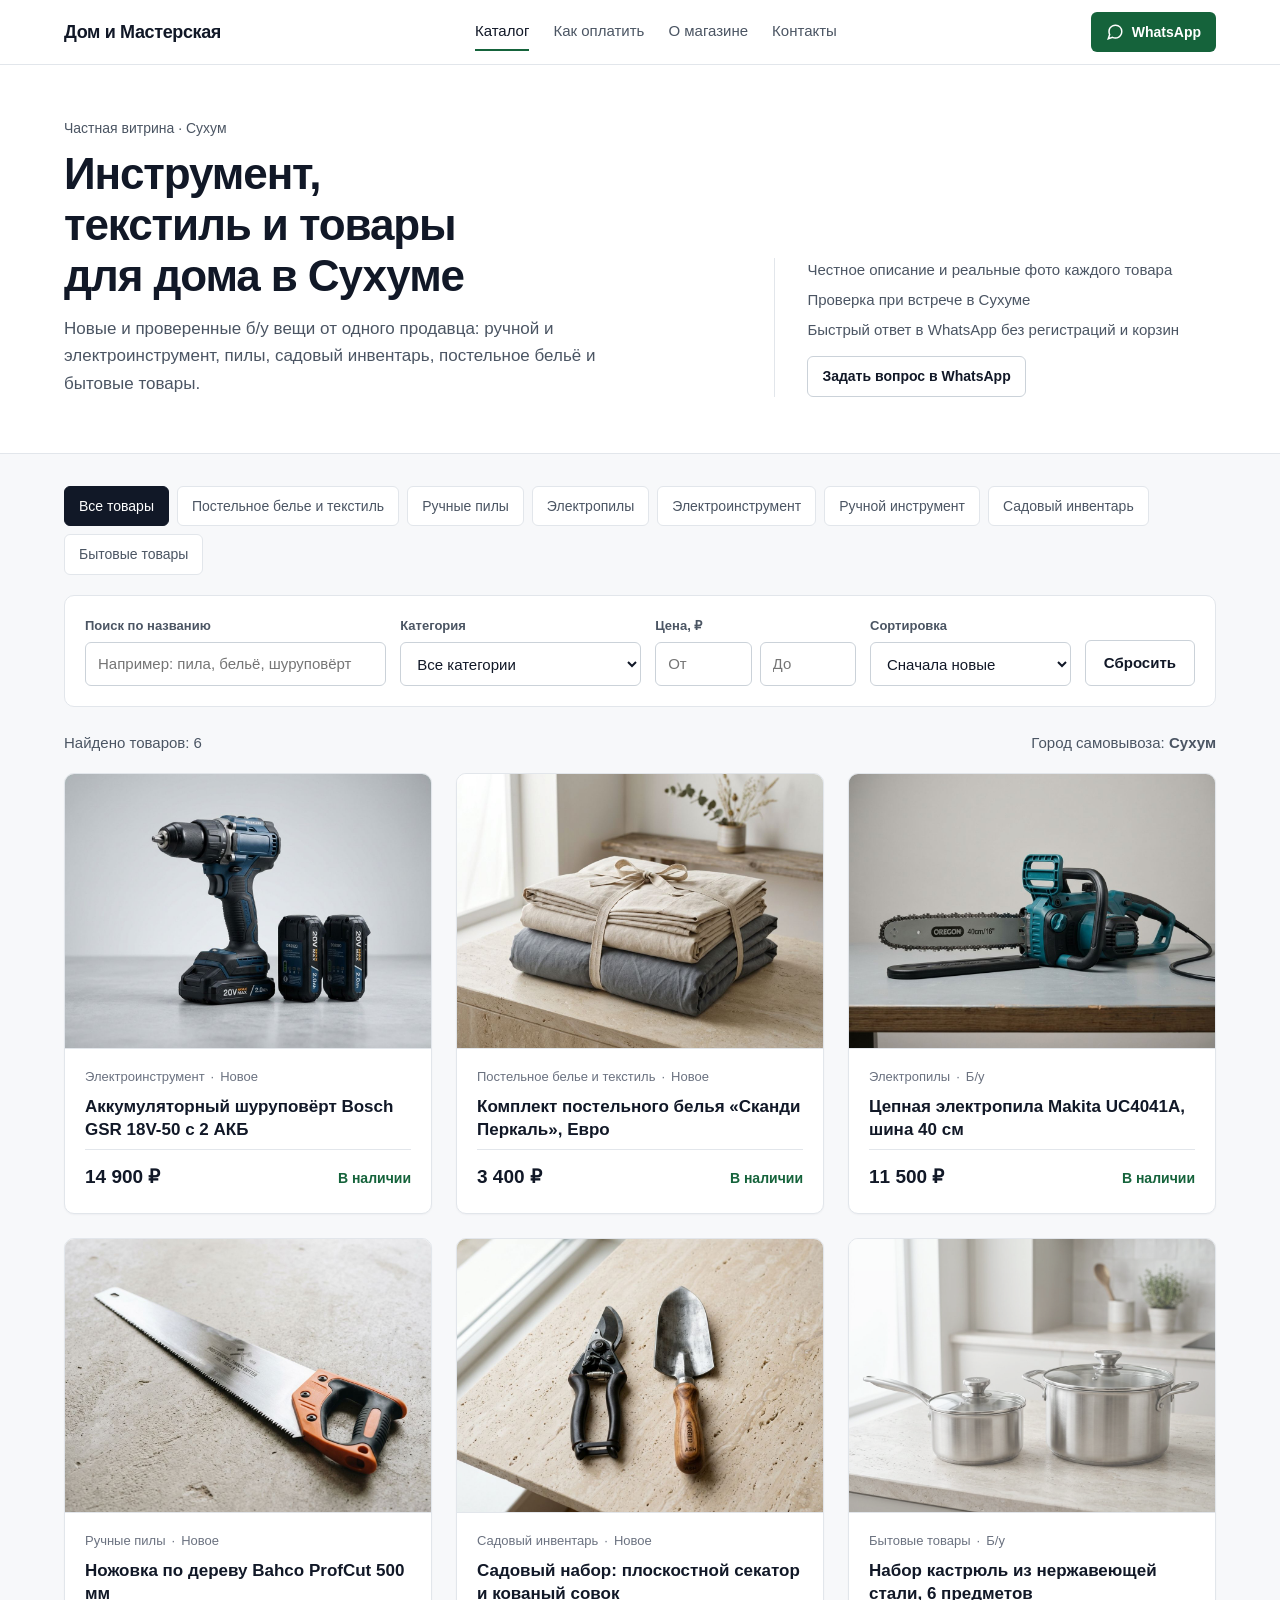
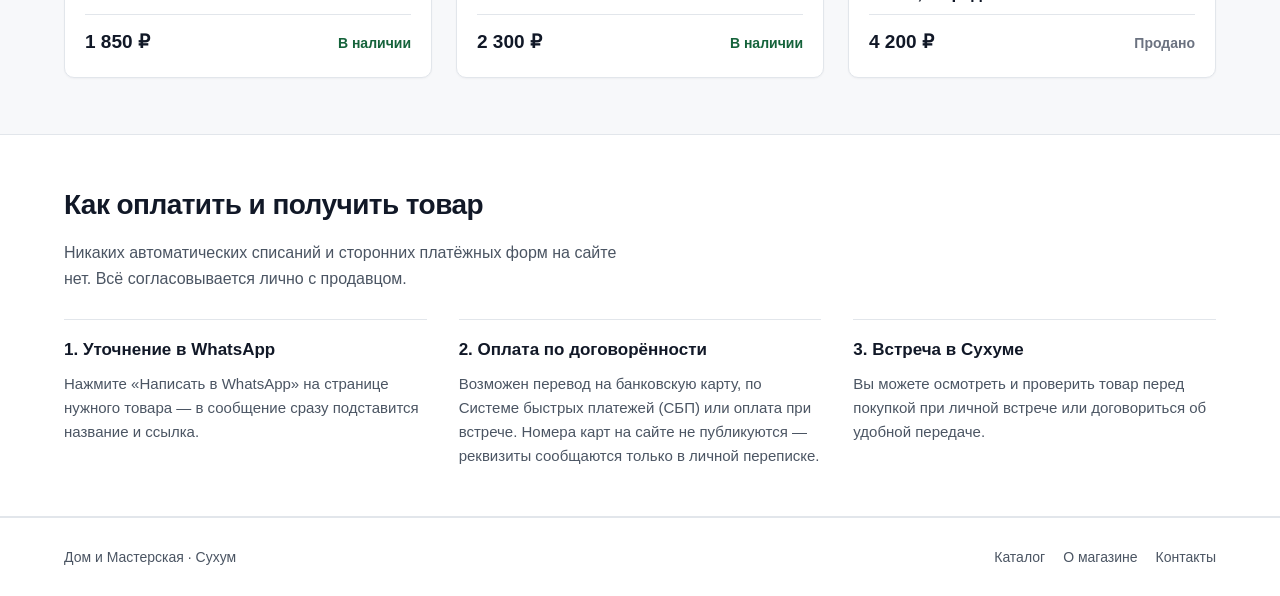
<file: index.html>
<!doctype html>
<html lang="ru">
  <head>
    <meta charset="UTF-8" />
    <meta name="viewport" content="width=device-width, initial-scale=1.0" />
    <meta
      http-equiv="Content-Security-Policy"
      content="default-src 'self'; script-src 'self'; style-src 'self'; img-src 'self'; font-src 'self'; connect-src 'self'; object-src 'none'; base-uri 'self'; form-action 'none';"
    />
    <meta name="referrer" content="strict-origin-when-cross-origin" />
        <title>
      Дом и Мастерская — каталог инструмента, текстиля и товаров для дома в
      Сухуме
    </title>
    <meta
      name="description"
      content="Частный каталог товаров в Сухуме: постельное бельё, ручные и электропилы, электроинструмент, садовый инвентарь и бытовые товары. Прямая связь с продавцом в WhatsApp."
    />
    <meta property="og:type" content="website" />
    <meta property="og:locale" content="ru_RU" />
    <meta property="og:site_name" content="Дом и Мастерская" />
    <meta
      property="og:title"
      content="Дом и Мастерская — каталог товаров в Сухуме"
    />
    <meta
      property="og:description"
      content="Постельное бельё, инструмент, пилы, садовый инвентарь и бытовые товары в Сухуме. Новые и проверенные б/у товары от одного продавца."
    />
    <meta name="twitter:card" content="summary" />
    <meta
      name="twitter:title"
      content="Дом и Мастерская — каталог товаров в Сухуме"
    />
    <meta
      name="twitter:description"
      content="Инструмент, текстиль, садовый инвентарь и бытовые товары в Сухуме. Заказ и уточнение деталей напрямую в WhatsApp."
    />
    <link rel="stylesheet" href="css/styles.css" />
    <script type="application/ld+json">
      {
        "@context": "https://schema.org",
        "@type": "Store",
        "name": "Дом и Мастерская",
        "description": "Каталог постельного белья, ручного и электроинструмента, пил, садового инвентаря и бытовых товаров в Сухуме.",
        "address": {
          "@type": "PostalAddress",
          "addressLocality": "Сухум"
        }
      }
    </script>
  </head>
  <body data-base="">
    <header class="site-header">
      <div class="container header-inner">
        <a href="index.html" class="brand-link" data-store-name
          >Дом и Мастерская</a
        >

        <nav class="site-nav" aria-label="Основная навигация">
          <a href="index.html" aria-current="page">Каталог</a>
          <a href="#oplata">Как оплатить</a>
          <a href="about.html">О магазине</a>
          <a href="contacts.html">Контакты</a>
        </nav>

        <div class="header-actions">
          <a
            id="header-wa-btn"
            href="contacts.html#setup"
            class="btn btn-primary btn-sm"
          >
            <svg
              viewBox="0 0 24 24"
              fill="none"
              stroke="currentColor"
              stroke-width="2"
              aria-hidden="true"
            >
              <path
                d="M21 11.5a8.38 8.38 0 0 1-.9 3.8 8.5 8.5 0 0 1-7.6 4.7 8.38 8.38 0 0 1-3.8-.9L3 21l1.9-5.7a8.38 8.38 0 0 1-.9-3.8 8.5 8.5 0 0 1 4.7-7.6 8.38 8.38 0 0 1 3.8-.9h.5a8.48 8.48 0 0 1 8 8v.5z"
              />
            </svg>
            <span class="header-wa-label">WhatsApp</span>
          </a>
          <button
            id="menu-toggle"
            type="button"
            class="menu-toggle"
            aria-expanded="false"
            aria-controls="mobile-drawer"
            aria-label="Открыть меню"
          >
            <svg
              viewBox="0 0 24 24"
              fill="none"
              stroke="currentColor"
              stroke-width="2"
              aria-hidden="true"
            >
              <line x1="3" y1="6" x2="21" y2="6" />
              <line x1="3" y1="12" x2="21" y2="12" />
              <line x1="3" y1="18" x2="21" y2="18" />
            </svg>
          </button>
        </div>
      </div>

      <div id="mobile-drawer" class="mobile-drawer" hidden>
        <div class="container mobile-drawer-links">
          <a href="index.html">Каталог</a>
          <a href="#oplata">Как оплатить</a>
          <a href="about.html">О магазине</a>
          <a href="contacts.html">Контакты</a>
        </div>
      </div>
    </header>

    <main>
      <section class="hero-section">
        <div class="container hero-grid">
          <div>
            <p class="hero-kicker">
              <span>Частная витрина</span>
              <span aria-hidden="true"> · </span>
              <span data-city>Сухум</span>
            </p>
            <h1 class="hero-title">
              Инструмент, текстиль и товары для дома в
              <span data-city-in>Сухуме</span>
            </h1>
            <p class="hero-lead">
              Новые и проверенные б/у вещи от одного продавца: ручной и
              электроинструмент, пилы, садовый инвентарь, постельное бельё и
              бытовые товары.
            </p>
          </div>

          <div class="hero-aside">
            <ul class="hero-facts">
              <li>Честное описание и реальные фото каждого товара</li>
              <li>Проверка при встрече в <span data-city-in>Сухуме</span></li>
              <li>Быстрый ответ в WhatsApp без регистраций и корзин</li>
            </ul>
            <a
              data-wa-general
              href="contacts.html#setup"
              class="btn btn-secondary btn-sm"
            >
              Задать вопрос в WhatsApp
            </a>
          </div>
        </div>
      </section>

      <section class="catalog-section" aria-labelledby="catalog-heading">
        <div class="container">
          <h2 id="catalog-heading" class="sr-only">Каталог товаров</h2>

          <div id="wa-setup-notice" class="notice-inline" hidden></div>

          <div
            id="category-tabs"
            class="category-strip"
            role="group"
            aria-label="Быстрый выбор категории"
          ></div>

          <div
            class="toolbar"
            role="region"
            aria-label="Поиск и фильтры каталога"
          >
            <div class="field">
              <label for="filter-search" class="field-label"
                >Поиск по названию</label
              >
              <input
                id="filter-search"
                type="search"
                class="control"
                placeholder="Например: пила, бельё, шуруповёрт"
                autocomplete="off"
              />
            </div>

            <div class="field">
              <label for="filter-category" class="field-label">Категория</label>
              <select id="filter-category" class="control">
                <option value="all">Все категории</option>
              </select>
            </div>

            <div class="field">
              <span class="field-label">Цена, ₽</span>
              <div class="price-pair">
                <input
                  id="filter-price-min"
                  type="number"
                  min="0"
                  step="100"
                  class="control"
                  placeholder="От"
                  aria-label="Минимальная цена в рублях"
                />
                <input
                  id="filter-price-max"
                  type="number"
                  min="0"
                  step="100"
                  class="control"
                  placeholder="До"
                  aria-label="Максимальная цена в рублях"
                />
              </div>
            </div>

            <div class="field">
              <label for="filter-sort" class="field-label">Сортировка</label>
              <select id="filter-sort" class="control">
                <option value="newest">Сначала новые</option>
                <option value="price-asc">Сначала дешевле</option>
                <option value="price-desc">Сначала дороже</option>
              </select>
            </div>

            <button id="filter-reset" type="button" class="btn btn-secondary">
              Сбросить
            </button>
          </div>

          <div class="catalog-meta-row">
            <span id="catalog-count">Загрузка…</span>
            <span>Город самовывоза: <strong data-city>Сухум</strong></span>
          </div>

          <div id="catalog-status" class="notice-inline" hidden></div>

          <div id="product-grid" class="product-grid" aria-live="polite"></div>

          <div id="catalog-empty" class="empty-state" hidden>
            <h3>По вашему запросу ничего не найдено</h3>
            <p>
              Попробуйте изменить название, ценовой диапазон или выбрать другую
              категорию.
            </p>
            <button id="empty-reset" type="button" class="btn btn-primary">
              Показать все товары
            </button>
          </div>
        </div>
      </section>

      <section id="oplata" class="info-band" aria-labelledby="payment-heading">
        <div class="container">
          <h2 id="payment-heading" class="section-heading">
            Как оплатить и получить товар
          </h2>
          <p class="section-lead">
            Никаких автоматических списаний и сторонних платёжных форм на сайте
            нет. Всё согласовывается лично с продавцом.
          </p>

          <div class="payment-columns">
            <div class="payment-item">
              <h3>1. Уточнение в WhatsApp</h3>
              <p>
                Нажмите «Написать в WhatsApp» на странице нужного товара — в
                сообщение сразу подставится название и ссылка.
              </p>
            </div>
            <div class="payment-item">
              <h3>2. Оплата по договорённости</h3>
              <p>
                Возможен перевод на банковскую карту, по Системе быстрых
                платежей (СБП) или оплата при встрече. Номера карт на сайте не
                публикуются — реквизиты сообщаются только в личной переписке.
              </p>
            </div>
            <div class="payment-item">
              <h3>3. Встреча в <span data-city-in>Сухуме</span></h3>
              <p>
                Вы можете осмотреть и проверить товар перед покупкой при личной
                встрече или договориться об удобной передаче.
              </p>
            </div>
          </div>
        </div>
      </section>
    </main>

    <footer class="site-footer">
      <div class="container footer-inner">
        <div>
          <span data-store-name>Дом и Мастерская</span>
          <span aria-hidden="true"> · </span>
          <span data-city>Сухум</span>
        </div>
        <div class="footer-links">
          <a href="index.html">Каталог</a>
          <a href="about.html">О магазине</a>
          <a href="contacts.html">Контакты</a>
        </div>
      </div>
    </footer>

    <script src="config.js"></script>
    <script src="js/site.js"></script>
    <script src="js/app.js"></script>
  </body>
</html>
</file>
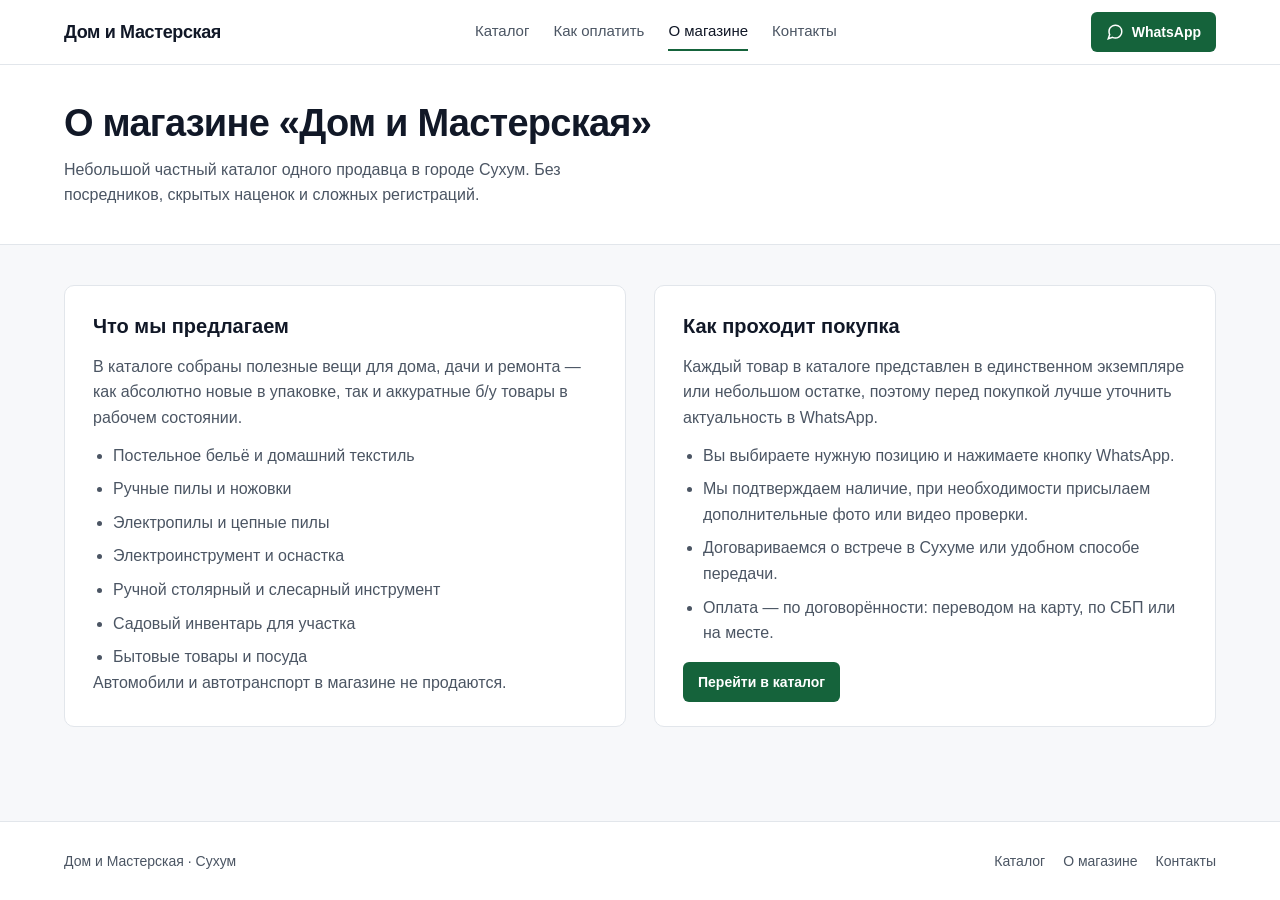
<file: about.html>
<!doctype html>
<html lang="ru">
  <head>
    <meta charset="UTF-8" />
    <meta name="viewport" content="width=device-width, initial-scale=1.0" />
    <meta
      http-equiv="Content-Security-Policy"
      content="default-src 'self'; script-src 'self'; style-src 'self'; img-src 'self'; font-src 'self'; connect-src 'self'; object-src 'none'; base-uri 'self'; form-action 'none';"
    />
    <meta name="referrer" content="strict-origin-when-cross-origin" />
        <title>О магазине — Дом и Мастерская в Сухуме</title>
    <meta
      name="description"
      content="Информация о частном каталоге «Дом и Мастерская» в Сухуме: ассортимент инструмента, пил, текстиля и бытовых товаров, проверка перед покупкой и правила оплаты."
    />
    <meta property="og:type" content="website" />
    <meta property="og:locale" content="ru_RU" />
    <meta property="og:site_name" content="Дом и Мастерская" />
    <meta property="og:title" content="О магазине — Дом и Мастерская в Сухуме" />
    <meta
      property="og:description"
      content="Частный магазин одного владельца в Сухуме. Новые и аккуратные б/у товары для дома, сада и мастерской."
    />
    <meta name="twitter:card" content="summary" />
    <meta
      name="twitter:title"
      content="О магазине — Дом и Мастерская в Сухуме"
    />
    <meta
      name="twitter:description"
      content="Ассортимент, условия осмотра и оплаты в частном каталоге «Дом и Мастерская»."
    />
    <link rel="stylesheet" href="css/styles.css" />
  </head>
  <body data-base="">
    <header class="site-header">
      <div class="container header-inner">
        <a href="index.html" class="brand-link" data-store-name
          >Дом и Мастерская</a
        >

        <nav class="site-nav" aria-label="Основная навигация">
          <a href="index.html">Каталог</a>
          <a href="index.html#oplata">Как оплатить</a>
          <a href="about.html" aria-current="page">О магазине</a>
          <a href="contacts.html">Контакты</a>
        </nav>

        <div class="header-actions">
          <a
            id="header-wa-btn"
            href="contacts.html#setup"
            class="btn btn-primary btn-sm"
          >
            <svg
              viewBox="0 0 24 24"
              fill="none"
              stroke="currentColor"
              stroke-width="2"
              aria-hidden="true"
            >
              <path
                d="M21 11.5a8.38 8.38 0 0 1-.9 3.8 8.5 8.5 0 0 1-7.6 4.7 8.38 8.38 0 0 1-3.8-.9L3 21l1.9-5.7a8.38 8.38 0 0 1-.9-3.8 8.5 8.5 0 0 1 4.7-7.6 8.38 8.38 0 0 1 3.8-.9h.5a8.48 8.48 0 0 1 8 8v.5z"
              />
            </svg>
            <span class="header-wa-label">WhatsApp</span>
          </a>
          <button
            id="menu-toggle"
            type="button"
            class="menu-toggle"
            aria-expanded="false"
            aria-controls="mobile-drawer"
            aria-label="Открыть меню"
          >
            <svg
              viewBox="0 0 24 24"
              fill="none"
              stroke="currentColor"
              stroke-width="2"
              aria-hidden="true"
            >
              <line x1="3" y1="6" x2="21" y2="6" />
              <line x1="3" y1="12" x2="21" y2="12" />
              <line x1="3" y1="18" x2="21" y2="18" />
            </svg>
          </button>
        </div>
      </div>

      <div id="mobile-drawer" class="mobile-drawer" hidden>
        <div class="container mobile-drawer-links">
          <a href="index.html">Каталог</a>
          <a href="index.html#oplata">Как оплатить</a>
          <a href="about.html">О магазине</a>
          <a href="contacts.html">Контакты</a>
        </div>
      </div>
    </header>

    <main>
      <section class="page-hero">
        <div class="container">
          <h1>О магазине «<span data-store-name>Дом и Мастерская</span>»</h1>
          <p>
            Небольшой частный каталог одного продавца в городе
            <span data-city>Сухум</span>. Без посредников, скрытых наценок и
            сложных регистраций.
          </p>
        </div>
      </section>

      <section class="prose-section">
        <div class="container prose-grid">
          <article class="content-block">
            <h2>Что мы предлагаем</h2>
            <p>
              В каталоге собраны полезные вещи для дома, дачи и ремонта — как
              абсолютно новые в упаковке, так и аккуратные б/у товары в рабочем
              состоянии.
            </p>
            <ul class="clean-list">
              <li>Постельное бельё и домашний текстиль</li>
              <li>Ручные пилы и ножовки</li>
              <li>Электропилы и цепные пилы</li>
              <li>Электроинструмент и оснастка</li>
              <li>Ручной столярный и слесарный инструмент</li>
              <li>Садовый инвентарь для участка</li>
              <li>Бытовые товары и посуда</li>
            </ul>
            <p>Автомобили и автотранспорт в магазине не продаются.</p>
          </article>

          <article class="content-block">
            <h2>Как проходит покупка</h2>
            <p>
              Каждый товар в каталоге представлен в единственном экземпляре или
              небольшом остатке, поэтому перед покупкой лучше уточнить
              актуальность в WhatsApp.
            </p>
            <ul class="clean-list">
              <li>Вы выбираете нужную позицию и нажимаете кнопку WhatsApp.</li>
              <li>
                Мы подтверждаем наличие, при необходимости присылаем
                дополнительные фото или видео проверки.
              </li>
              <li>
                Договариваемся о встрече в <span data-city-in>Сухуме</span> или
                удобном способе передачи.
              </li>
              <li>
                Оплата — по договорённости: переводом на карту, по СБП или на
                месте.
              </li>
            </ul>
            <div class="mt-4">
              <a href="index.html" class="btn btn-primary btn-sm"
                >Перейти в каталог</a
              >
            </div>
          </article>
        </div>
      </section>
    </main>

    <footer class="site-footer">
      <div class="container footer-inner">
        <div>
          <span data-store-name>Дом и Мастерская</span>
          <span aria-hidden="true"> · </span>
          <span data-city>Сухум</span>
        </div>
        <div class="footer-links">
          <a href="index.html">Каталог</a>
          <a href="about.html">О магазине</a>
          <a href="contacts.html">Контакты</a>
        </div>
      </div>
    </footer>

    <script src="config.js"></script>
    <script src="js/site.js"></script>
  </body>
</html>
</file>
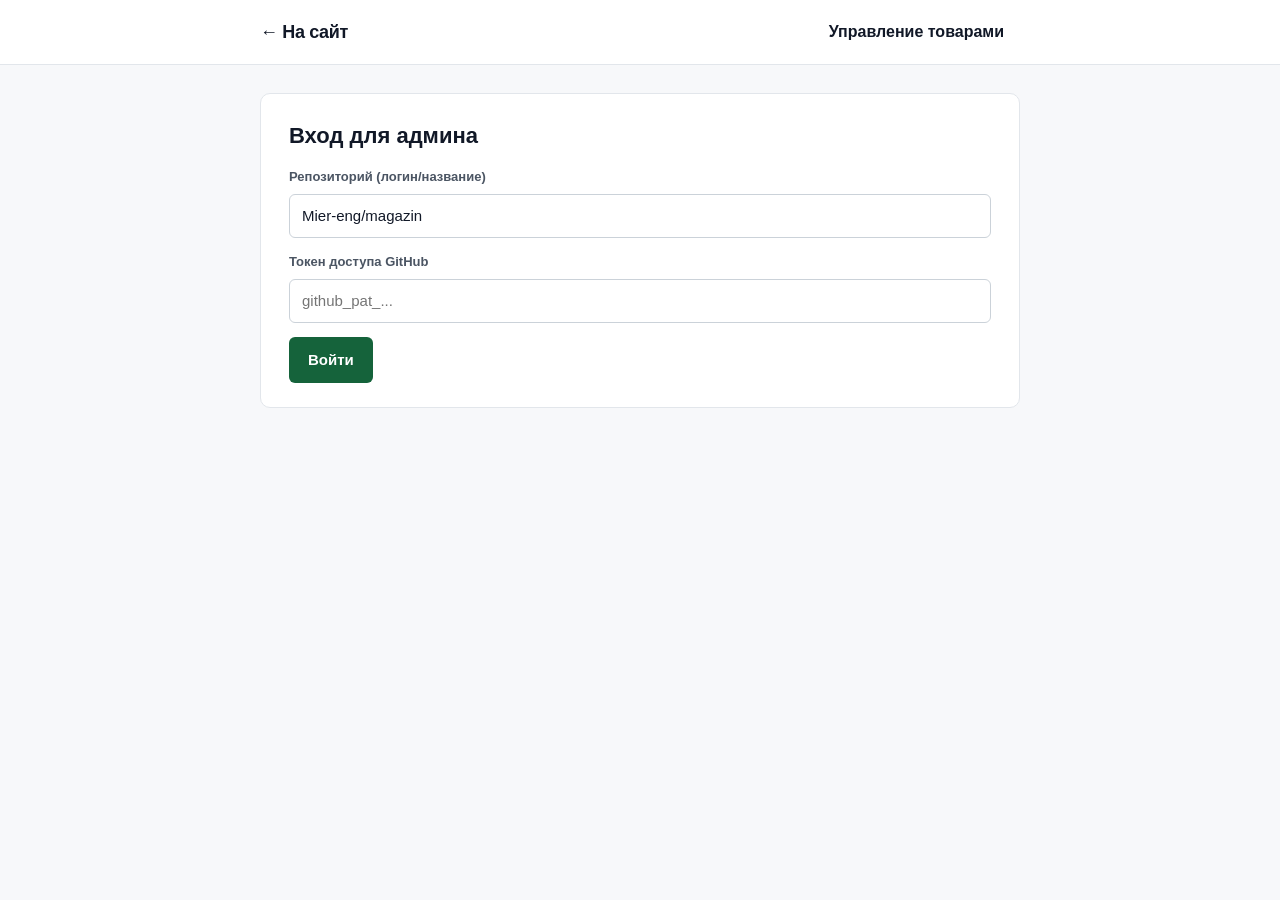
<file: admin.html>
<!doctype html>
<html lang="ru">
  <head>
    <meta charset="UTF-8" />
    <meta name="viewport" content="width=device-width, initial-scale=1.0" />
    <meta
      http-equiv="Content-Security-Policy"
      content="default-src 'self'; script-src 'self'; style-src 'self'; img-src 'self' blob: data:; font-src 'self'; connect-src 'self' https://api.github.com; object-src 'none'; base-uri 'self'; form-action 'none';"
    />
    <meta name="robots" content="noindex, nofollow" />
    <meta name="referrer" content="no-referrer" />
    <title>Управление товарами</title>
    <link rel="stylesheet" href="css/styles.css" />
  </head>
  <body>
    <header class="site-header">
      <div class="container header-inner adm-header">
        <a href="index.html" class="brand-link">← На сайт</a>
        <strong>Управление товарами</strong>
        <div class="header-actions">
          <button id="logout-btn" type="button" class="btn btn-secondary btn-sm" hidden>Выйти</button>
        </div>
      </div>
    </header>

    <main>
      <div class="container adm-wrap">
        <!-- Вход -->
        <section id="login" class="content-block adm-block">
          <h1 class="adm-h">Вход для админа</h1>
          <div class="field">
            <label class="field-label" for="repo-input">Репозиторий (логин/название)</label>
            <input id="repo-input" class="control" type="text" placeholder="например: ivan/magazin" autocomplete="off" />
          </div>
          <div class="field">
            <label class="field-label" for="token-input">Токен доступа GitHub</label>
            <input id="token-input" class="control" type="password" autocomplete="off" placeholder="github_pat_..." />
          </div>
          <div class="adm-row">
            <button id="login-btn" type="button" class="btn btn-primary">Войти</button>
          </div>
        </section>

        <!-- Список товаров -->
        <section id="panel" hidden>
          <div class="adm-toolbar">
            <button id="add-btn" type="button" class="btn btn-primary">+ Добавить товар</button>
            <button id="rebuild-btn" type="button" class="btn btn-secondary">Обновить страницы сайта</button>
            <span id="repo-info" class="adm-muted"></span>
          </div>
          <div id="product-list" class="adm-list"></div>
          <p id="list-empty" class="adm-muted" hidden>Товаров пока нет. Нажмите «Добавить товар».</p>
        </section>

        <!-- Редактор товара -->
        <section id="editor" class="content-block adm-block" hidden>
          <h2 id="editor-title" class="adm-h">Новый товар</h2>
          <div class="field">
            <label class="field-label" for="f-title">Название</label>
            <input id="f-title" class="control" type="text" maxlength="120" />
          </div>
          <div class="adm-grid">
            <div class="field">
              <label class="field-label" for="f-category">Категория</label>
              <select id="f-category" class="control"></select>
            </div>
            <div class="field">
              <label class="field-label" for="f-price">Цена, ₽</label>
              <input id="f-price" class="control" type="number" min="0" step="1" />
            </div>
            <div class="field">
              <label class="field-label" for="f-condition">Состояние</label>
              <select id="f-condition" class="control">
                <option value="новое">Новое</option>
                <option value="б/у">Б/у</option>
              </select>
            </div>
            <div class="field">
              <label class="field-label" for="f-status">Статус</label>
              <select id="f-status" class="control">
                <option value="в наличии">В наличии</option>
                <option value="продано">Продано</option>
              </select>
            </div>
          </div>
          <div class="field">
            <label class="field-label" for="f-desc">Описание</label>
            <textarea id="f-desc" class="control adm-textarea" maxlength="3000"></textarea>
          </div>
          <div class="field">
            <span class="field-label">Фото (до 8 штук, сжимаются автоматически)</span>
            <div id="photo-grid" class="adm-photos"></div>
            <input id="f-files" class="control" type="file" accept="image/*" multiple />
          </div>
          <div class="adm-row">
            <button id="save-btn" type="button" class="btn btn-primary">Сохранить и опубликовать</button>
            <button id="cancel-btn" type="button" class="btn btn-secondary">Отмена</button>
          </div>
        </section>
        <div id="log" class="notice-inline adm-log" role="status" aria-live="polite" hidden></div>
      </div>
    </main>

    <script src="config.js"></script>
    <script src="js/pagegen.js"></script>
    <script src="js/admin.js"></script>
  </body>
</html>
</file>
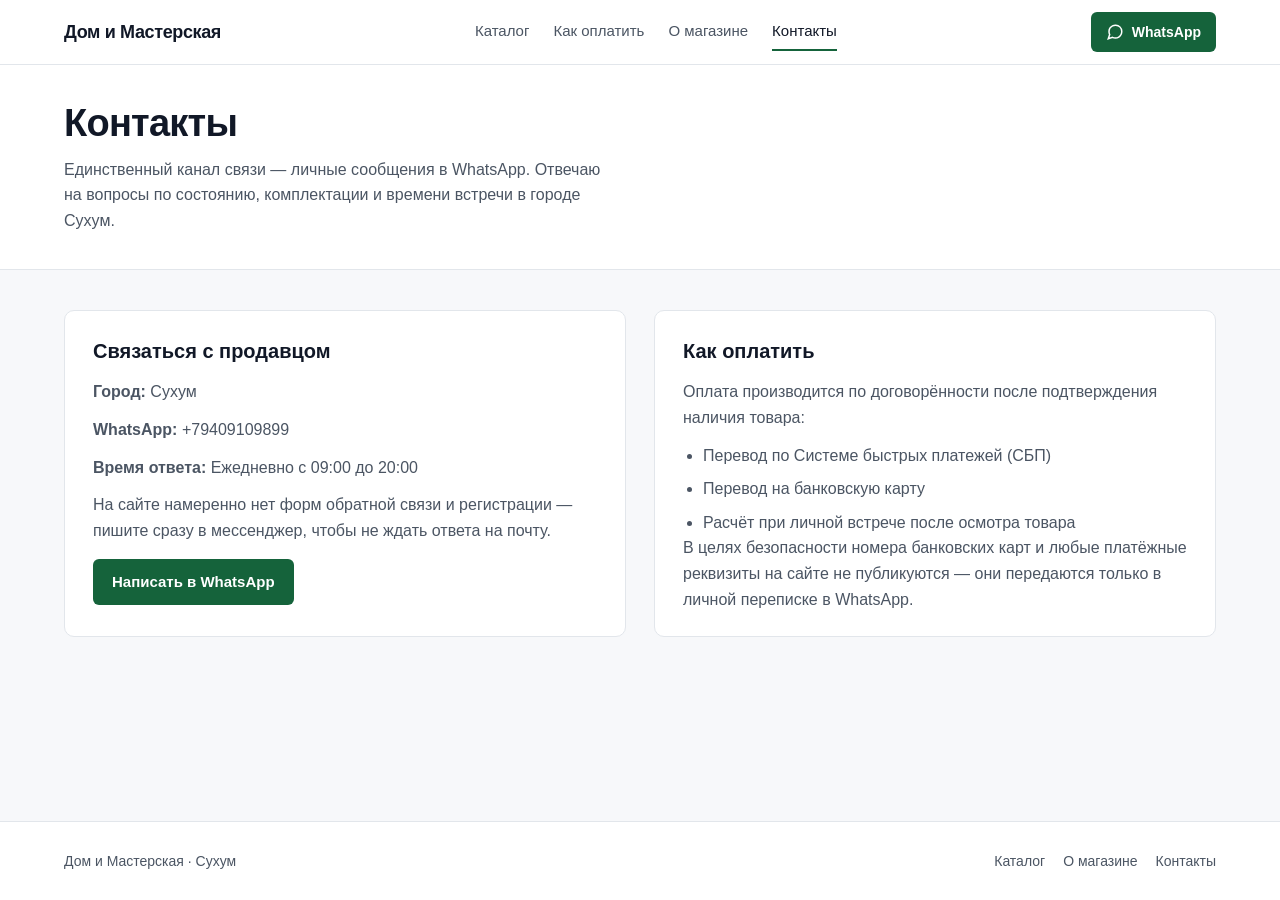
<file: contacts.html>
<!doctype html>
<html lang="ru">
  <head>
    <meta charset="UTF-8" />
    <meta name="viewport" content="width=device-width, initial-scale=1.0" />
    <meta
      http-equiv="Content-Security-Policy"
      content="default-src 'self'; script-src 'self'; style-src 'self'; img-src 'self'; font-src 'self'; connect-src 'self'; object-src 'none'; base-uri 'self'; form-action 'none';"
    />
    <meta name="referrer" content="strict-origin-when-cross-origin" />
        <title>Контакты и оплата — Дом и Мастерская в Сухуме</title>
    <meta
      name="description"
      content="Как связаться с продавцом магазина «Дом и Мастерская» в Сухуме через WhatsApp, время ответа и правила безопасной оплаты по СБП или на карту."
    />
    <meta property="og:type" content="website" />
    <meta property="og:locale" content="ru_RU" />
    <meta property="og:site_name" content="Дом и Мастерская" />
    <meta
      property="og:title"
      content="Контакты и оплата — Дом и Мастерская в Сухуме"
    />
    <meta
      property="og:description"
      content="Прямая связь с продавцом в WhatsApp, город Сухум, оплата по договорённости."
    />
    <meta name="twitter:card" content="summary" />
    <meta
      name="twitter:title"
      content="Контакты и оплата — Дом и Мастерская в Сухуме"
    />
    <meta
      name="twitter:description"
      content="Свяжитесь в WhatsApp для уточнения наличия и времени встречи в Сухуме."
    />
    <link rel="stylesheet" href="css/styles.css" />
  </head>
  <body data-base="">
    <header class="site-header">
      <div class="container header-inner">
        <a href="index.html" class="brand-link" data-store-name
          >Дом и Мастерская</a
        >

        <nav class="site-nav" aria-label="Основная навигация">
          <a href="index.html">Каталог</a>
          <a href="index.html#oplata">Как оплатить</a>
          <a href="about.html">О магазине</a>
          <a href="contacts.html" aria-current="page">Контакты</a>
        </nav>

        <div class="header-actions">
          <a id="header-wa-btn" href="#setup" class="btn btn-primary btn-sm">
            <svg
              viewBox="0 0 24 24"
              fill="none"
              stroke="currentColor"
              stroke-width="2"
              aria-hidden="true"
            >
              <path
                d="M21 11.5a8.38 8.38 0 0 1-.9 3.8 8.5 8.5 0 0 1-7.6 4.7 8.38 8.38 0 0 1-3.8-.9L3 21l1.9-5.7a8.38 8.38 0 0 1-.9-3.8 8.5 8.5 0 0 1 4.7-7.6 8.38 8.38 0 0 1 3.8-.9h.5a8.48 8.48 0 0 1 8 8v.5z"
              />
            </svg>
            <span class="header-wa-label">WhatsApp</span>
          </a>
          <button
            id="menu-toggle"
            type="button"
            class="menu-toggle"
            aria-expanded="false"
            aria-controls="mobile-drawer"
            aria-label="Открыть меню"
          >
            <svg
              viewBox="0 0 24 24"
              fill="none"
              stroke="currentColor"
              stroke-width="2"
              aria-hidden="true"
            >
              <line x1="3" y1="6" x2="21" y2="6" />
              <line x1="3" y1="12" x2="21" y2="12" />
              <line x1="3" y1="18" x2="21" y2="18" />
            </svg>
          </button>
        </div>
      </div>

      <div id="mobile-drawer" class="mobile-drawer" hidden>
        <div class="container mobile-drawer-links">
          <a href="index.html">Каталог</a>
          <a href="index.html#oplata">Как оплатить</a>
          <a href="about.html">О магазине</a>
          <a href="contacts.html">Контакты</a>
        </div>
      </div>
    </header>

    <main>
      <section class="page-hero">
        <div class="container">
          <h1>Контакты</h1>
          <p>
            Единственный канал связи — личные сообщения в WhatsApp. Отвечаю на
            вопросы по состоянию, комплектации и времени встречи в городе
            <span data-city>Сухум</span>.
          </p>
        </div>
      </section>

      <section class="prose-section">
        <div class="container prose-grid">
          <article id="setup" class="content-block">
            <h2>Связаться с продавцом</h2>
            <p><strong>Город:</strong> <span data-city>Сухум</span></p>
            <p>
              <strong>WhatsApp:</strong>
              <span data-whatsapp-display>+7(940)910-98-99</span>
            </p>
            <p>
              <strong>Время ответа:</strong>
              <span data-hours>Ежедневно с 09:00 до 20:00</span>
            </p>
            <p>
              На сайте намеренно нет форм обратной связи и регистрации — пишите
              сразу в мессенджер, чтобы не ждать ответа на почту.
            </p>

            <div class="mt-4">
              <a data-wa-general href="#setup" class="btn btn-primary"
                >Написать в WhatsApp</a
              >
            </div>
            <div id="wa-setup-notice" class="notice-inline" hidden></div>
          </article>

          <article class="content-block">
            <h2>Как оплатить</h2>
            <p>
              Оплата производится по договорённости после подтверждения наличия
              товара:
            </p>
            <ul class="clean-list">
              <li>Перевод по Системе быстрых платежей (СБП)</li>
              <li>Перевод на банковскую карту</li>
              <li>Расчёт при личной встрече после осмотра товара</li>
            </ul>
            <p>
              В целях безопасности номера банковских карт и любые платёжные
              реквизиты на сайте не публикуются — они
              передаются только в личной переписке в WhatsApp.
            </p>
          </article>
        </div>
      </section>
    </main>

    <footer class="site-footer">
      <div class="container footer-inner">
        <div>
          <span data-store-name>Дом и Мастерская</span>
          <span aria-hidden="true"> · </span>
          <span data-city>Сухум</span>
        </div>
        <div class="footer-links">
          <a href="index.html">Каталог</a>
          <a href="about.html">О магазине</a>
          <a href="contacts.html">Контакты</a>
        </div>
      </div>
    </footer>

    <script src="config.js"></script>
    <script src="js/site.js"></script>
  </body>
</html>
</file>
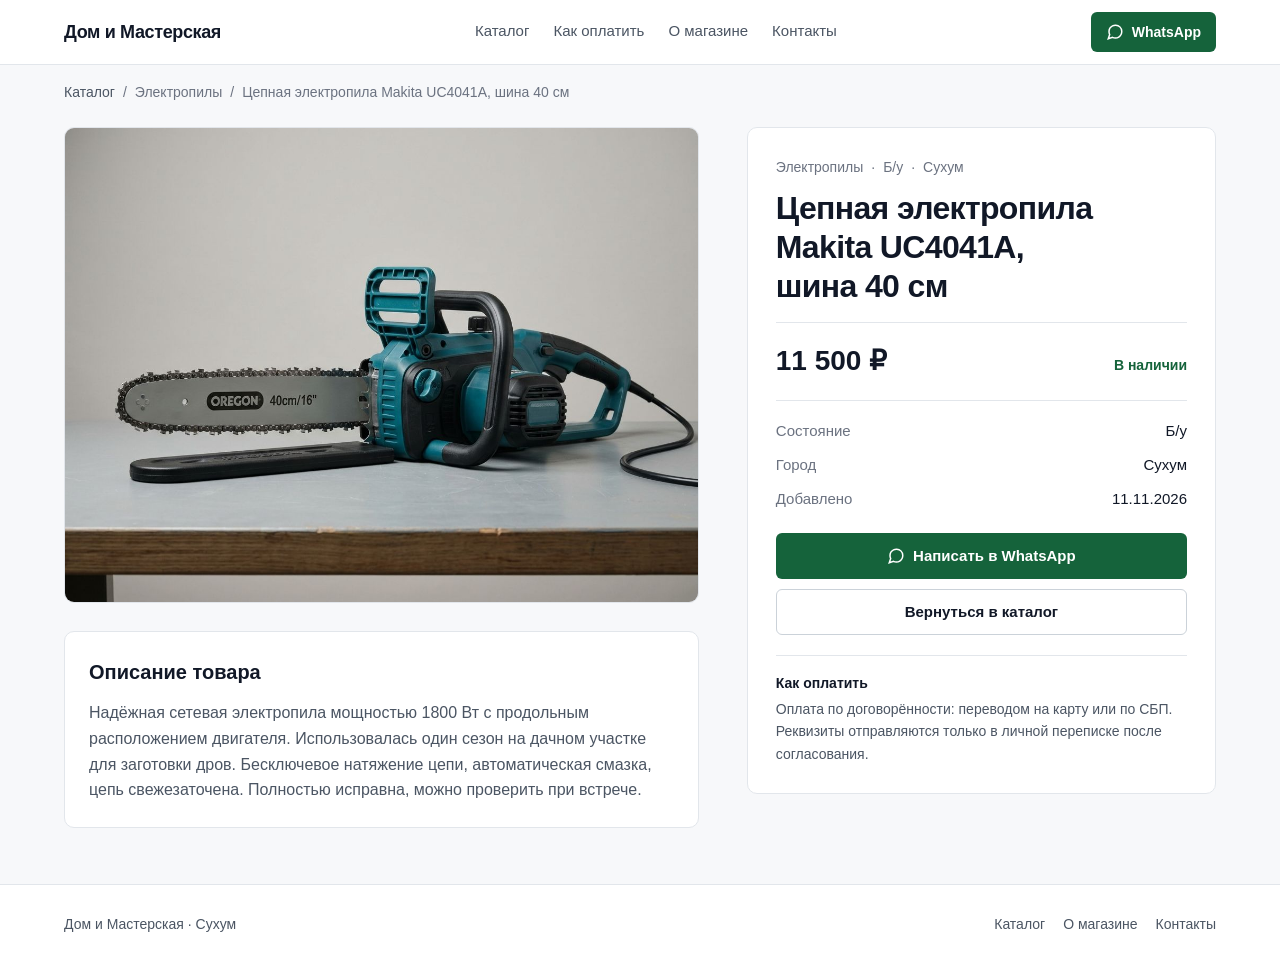
<file: tovar/elektropila-makita-uc4041a.html>
<!doctype html>
  <html lang="ru">
    <head>
      <meta charset="UTF-8" />
      <meta name="viewport" content="width=device-width, initial-scale=1.0" />
      <meta http-equiv="Content-Security-Policy" content="default-src 'self'; script-src 'self'; style-src 'self'; img-src 'self'; font-src 'self'; connect-src 'self'; object-src 'none'; base-uri 'self'; form-action 'none';" />
      <meta name="referrer" content="strict-origin-when-cross-origin" />
            <title>Цепная электропила Makita UC4041A, шина 40 см — купить в Сухуме | Дом и Мастерская</title>
      <meta name="description" content="Цепная электропила Makita UC4041A, шина 40 см (б/у, 11 500 ₽) в Сухуме. Надёжная сетевая электропила мощностью 1800 Вт с продольным расположением двигател…" />
      <link rel="canonical" href="https://Mier-eng.github.io/magazin/tovar/elektropila-makita-uc4041a.html" />
      <meta property="og:type" content="product" />
      <meta property="og:locale" content="ru_RU" />
      <meta property="og:site_name" content="Дом и Мастерская" />
      <meta property="og:title" content="Цепная электропила Makita UC4041A, шина 40 см — купить в Сухуме | Дом и Мастерская" />
      <meta property="og:description" content="Цепная электропила Makita UC4041A, шина 40 см (б/у, 11 500 ₽) в Сухуме. Надёжная сетевая электропила мощностью 1800 Вт с продольным расположением двигател…" />
      <meta property="og:url" content="https://Mier-eng.github.io/magazin/tovar/elektropila-makita-uc4041a.html" />
      <meta property="og:image" content="https://Mier-eng.github.io/magazin/images/makita-chainsaw.jpg" />
      <meta name="twitter:card" content="summary_large_image" />
      <meta name="twitter:title" content="Цепная электропила Makita UC4041A, шина 40 см — купить в Сухуме | Дом и Мастерская" />
      <meta name="twitter:description" content="Цепная электропила Makita UC4041A, шина 40 см (б/у, 11 500 ₽) в Сухуме. Надёжная сетевая электропила мощностью 1800 Вт с продольным расположением двигател…" />
      <meta name="twitter:image" content="https://Mier-eng.github.io/magazin/images/makita-chainsaw.jpg" />
      <link rel="stylesheet" href="../css/styles.css" />
      <script type="application/ld+json">
  {
  "@context": "https://schema.org",
  "@type": "Product",
  "name": "Цепная электропила Makita UC4041A, шина 40 см",
  "category": "Электропилы",
  "description": "Надёжная сетевая электропила мощностью 1800 Вт с продольным расположением двигателя. Использовалась один сезон на дачном участке для заготовки дров. Бесключевое натяжение цепи, автоматическая смазка, цепь свежезаточена. Полностью исправна, можно проверить при встрече.",
  "image": [
    "https://Mier-eng.github.io/magazin/images/makita-chainsaw.jpg"
  ],
  "itemCondition": "https://schema.org/UsedCondition",
  "offers": {
    "@type": "Offer",
    "url": "https://Mier-eng.github.io/magazin/tovar/elektropila-makita-uc4041a.html",
    "priceCurrency": "RUB",
    "price": "11500",
    "availability": "https://schema.org/InStock",
    "itemCondition": "https://schema.org/UsedCondition",
    "seller": {
      "@type": "Person",
      "name": "Дом и Мастерская"
    }
  }
}
      </script>
    </head>
    <body data-base="../">
      <header class="site-header">
        <div class="container header-inner">
          <a href="../index.html" class="brand-link" data-store-name>Дом и Мастерская</a>

          <nav class="site-nav" aria-label="Основная навигация">
            <a href="../index.html">Каталог</a>
            <a href="../index.html#oplata">Как оплатить</a>
            <a href="../about.html">О магазине</a>
            <a href="../contacts.html">Контакты</a>
          </nav>

          <div class="header-actions">
            <a id="header-wa-btn" href="../contacts.html#setup" class="btn btn-primary btn-sm">
              <svg viewBox="0 0 24 24" fill="none" stroke="currentColor" stroke-width="2" aria-hidden="true">
                <path d="M21 11.5a8.38 8.38 0 0 1-.9 3.8 8.5 8.5 0 0 1-7.6 4.7 8.38 8.38 0 0 1-3.8-.9L3 21l1.9-5.7a8.38 8.38 0 0 1-.9-3.8 8.5 8.5 0 0 1 4.7-7.6 8.38 8.38 0 0 1 3.8-.9h.5a8.48 8.48 0 0 1 8 8v.5z" />
              </svg>
              <span class="header-wa-label">WhatsApp</span>
            </a>
            <button
              id="menu-toggle"
              type="button"
              class="menu-toggle"
              aria-expanded="false"
              aria-controls="mobile-drawer"
              aria-label="Открыть меню"
            >
              <svg viewBox="0 0 24 24" fill="none" stroke="currentColor" stroke-width="2" aria-hidden="true">
                <line x1="3" y1="6" x2="21" y2="6" />
                <line x1="3" y1="12" x2="21" y2="12" />
                <line x1="3" y1="18" x2="21" y2="18" />
              </svg>
            </button>
          </div>
        </div>

        <div id="mobile-drawer" class="mobile-drawer" hidden>
          <div class="container mobile-drawer-links">
            <a href="../index.html">Каталог</a>
            <a href="../index.html#oplata">Как оплатить</a>
            <a href="../about.html">О магазине</a>
            <a href="../contacts.html">Контакты</a>
          </div>
        </div>
      </header>

      <main>
        <div class="container">
          <nav class="breadcrumbs" aria-label="Хлебные крошки">
            <a href="../index.html">Каталог</a>
            <span aria-hidden="true">/</span>
            <span>Электропилы</span>
            <span aria-hidden="true">/</span>
            <span aria-current="page">Цепная электропила Makita UC4041A, шина 40 см</span>
          </nav>
        </div>

        <section class="pdp-section">
          <div class="container">
            <div class="pdp-layout">
              <div>
                <div class="gallery-main">
                  <img id="gallery-main-img" src="../images/makita-chainsaw.jpg" alt="Цепная электропила Makita UC4041A, шина 40 см — Электропилы, б/у" loading="eager" decoding="async" width="800" height="600" data-fallback="true" />
                </div>
                

                <div class="pdp-description">
                  <h2>Описание товара</h2>
                  <p>Надёжная сетевая электропила мощностью 1800 Вт с продольным расположением двигателя. Использовалась один сезон на дачном участке для заготовки дров. Бесключевое натяжение цепи, автоматическая смазка, цепь свежезаточена. Полностью исправна, можно проверить при встрече.</p>
                </div>
              </div>

              <aside class="pdp-panel" aria-label="Информация о товаре и заказ">
                <p class="pdp-meta-line">
                  <span>Электропилы</span>
                  <span aria-hidden="true">·</span>
                  <span>Б/у</span>
                  <span aria-hidden="true">·</span>
                  <span data-city>Сухум</span>
                </p>

                <h1 class="pdp-title">Цепная электропила Makita UC4041A, шина 40 см</h1>

                <div class="pdp-price-row">
                  <span class="pdp-price">11 500 ₽</span>
                  <span class="status-text status-available">В наличии</span>
                </div>

                <dl class="pdp-specs">
                  <div class="pdp-spec-row">
                    <dt>Состояние</dt>
                    <dd>Б/у</dd>
                  </div>
                  <div class="pdp-spec-row">
                    <dt>Город</dt>
                    <dd data-city>Сухум</dd>
                  </div>
                  <div class="pdp-spec-row">
                    <dt>Добавлено</dt>
                    <dd>11.11.2026</dd>
                  </div>
                </dl>

                <div class="pdp-cta-group">
                  <a
                    id="pdp-wa-btn"
                    href="https://wa.me/?text=%D0%97%D0%B4%D1%80%D0%B0%D0%B2%D1%81%D1%82%D0%B2%D1%83%D0%B9%D1%82%D0%B5!%20%D0%9C%D0%B5%D0%BD%D1%8F%20%D0%B8%D0%BD%D1%82%D0%B5%D1%80%D0%B5%D1%81%D1%83%D0%B5%D1%82%20%D1%82%D0%BE%D0%B2%D0%B0%D1%80%3A%20%D0%A6%D0%B5%D0%BF%D0%BD%D0%B0%D1%8F%20%D1%8D%D0%BB%D0%B5%D0%BA%D1%82%D1%80%D0%BE%D0%BF%D0%B8%D0%BB%D0%B0%20Makita%20UC4041A%2C%20%D1%88%D0%B8%D0%BD%D0%B0%2040%20%D1%81%D0%BC%20(https%3A%2F%2FMier-eng.github.io%2Fmagazin%2Ftovar%2Felektropila-makita-uc4041a.html)"
                    target="_blank"
                    rel="noopener noreferrer"
                    data-product-title="Цепная электропила Makita UC4041A, шина 40 см"
                    class="btn btn-primary"
                  >
                    <svg viewBox="0 0 24 24" fill="none" stroke="currentColor" stroke-width="2" aria-hidden="true">
                      <path d="M21 11.5a8.38 8.38 0 0 1-.9 3.8 8.5 8.5 0 0 1-7.6 4.7 8.38 8.38 0 0 1-3.8-.9L3 21l1.9-5.7a8.38 8.38 0 0 1-.9-3.8 8.5 8.5 0 0 1 4.7-7.6 8.38 8.38 0 0 1 3.8-.9h.5a8.48 8.48 0 0 1 8 8v.5z" />
                    </svg>
                    <span>Написать в WhatsApp</span>
                  </a>
                  <a href="../index.html" class="btn btn-secondary">Вернуться в каталог</a>
                </div>

                <div id="wa-setup-notice" class="notice-inline" hidden></div>

                <div class="pdp-payment-note">
                  <strong>Как оплатить</strong>
                  Оплата по договорённости: переводом на карту или по СБП. Реквизиты отправляются только в личной переписке после согласования.
                </div>
              </aside>
            </div>
          </div>
        </section>
      </main>

      <footer class="site-footer">
        <div class="container footer-inner">
          <div>
            <span data-store-name>Дом и Мастерская</span>
            <span aria-hidden="true"> · </span>
            <span data-city>Сухум</span>
          </div>
          <div class="footer-links">
            <a href="../index.html">Каталог</a>
            <a href="../about.html">О магазине</a>
            <a href="../contacts.html">Контакты</a>
          </div>
        </div>
      </footer>

      <script src="../config.js"></script>
      <script src="../js/site.js"></script>
      <script src="../js/product.js"></script>
    </body>
  </html>
</file>
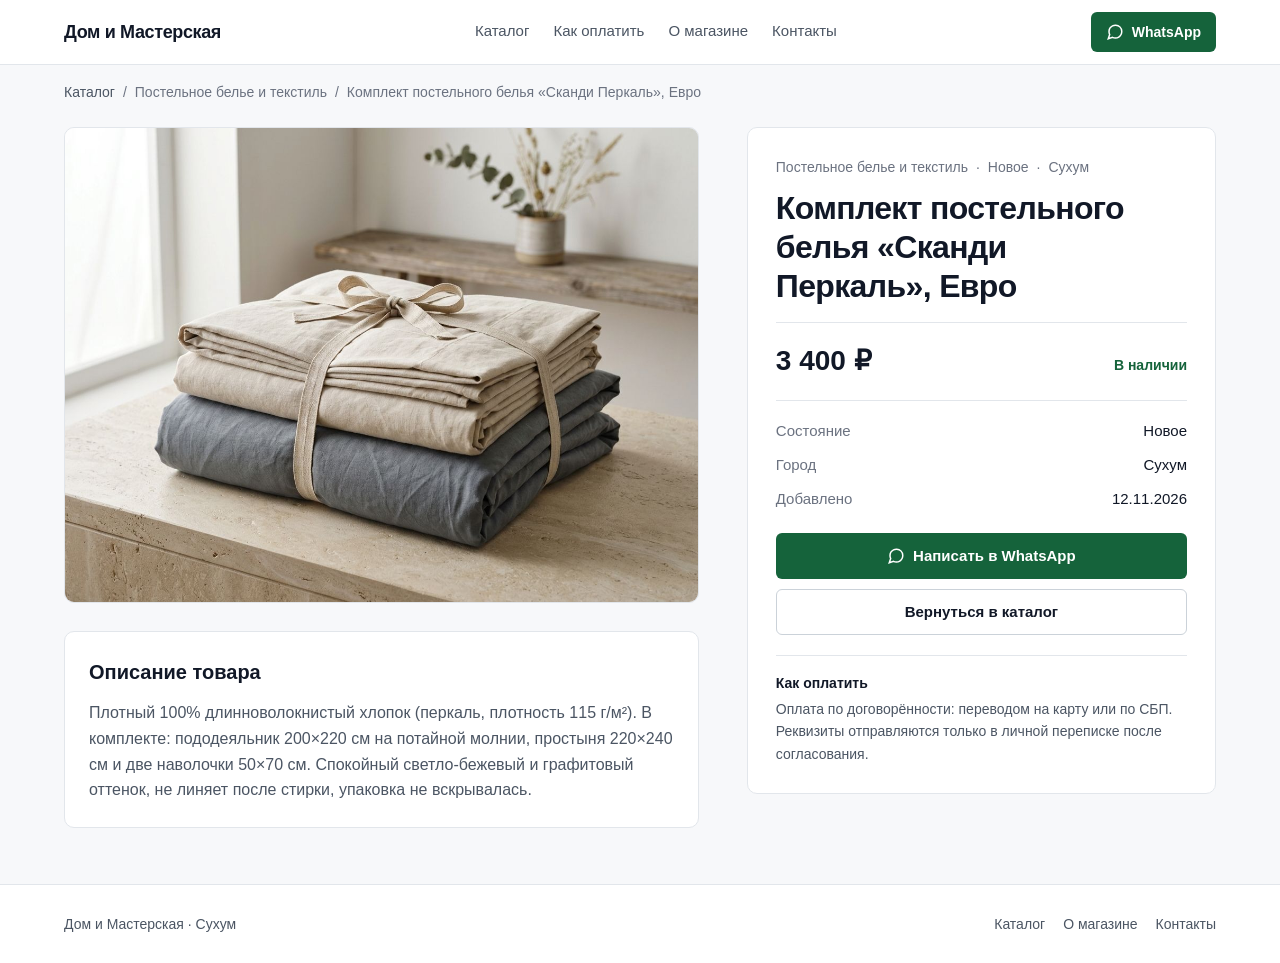
<file: tovar/komplekt-postelnogo-belya-skandi-perkal.html>
<!doctype html>
  <html lang="ru">
    <head>
      <meta charset="UTF-8" />
      <meta name="viewport" content="width=device-width, initial-scale=1.0" />
      <meta http-equiv="Content-Security-Policy" content="default-src 'self'; script-src 'self'; style-src 'self'; img-src 'self'; font-src 'self'; connect-src 'self'; object-src 'none'; base-uri 'self'; form-action 'none';" />
      <meta name="referrer" content="strict-origin-when-cross-origin" />
            <title>Комплект постельного белья «Сканди Перкаль», Евро — купить в Сухуме | Дом и Мастерская</title>
      <meta name="description" content="Комплект постельного белья «Сканди Перкаль», Евро (новое, 3 400 ₽) в Сухуме. Плотный 100% длинноволокнистый хлопок (перкаль, плотность 115 г/м²). В компле…" />
      <link rel="canonical" href="https://Mier-eng.github.io/magazin/tovar/komplekt-postelnogo-belya-skandi-perkal.html" />
      <meta property="og:type" content="product" />
      <meta property="og:locale" content="ru_RU" />
      <meta property="og:site_name" content="Дом и Мастерская" />
      <meta property="og:title" content="Комплект постельного белья «Сканди Перкаль», Евро — купить в Сухуме | Дом и Мастерская" />
      <meta property="og:description" content="Комплект постельного белья «Сканди Перкаль», Евро (новое, 3 400 ₽) в Сухуме. Плотный 100% длинноволокнистый хлопок (перкаль, плотность 115 г/м²). В компле…" />
      <meta property="og:url" content="https://Mier-eng.github.io/magazin/tovar/komplekt-postelnogo-belya-skandi-perkal.html" />
      <meta property="og:image" content="https://Mier-eng.github.io/magazin/images/bedding-percale.jpg" />
      <meta name="twitter:card" content="summary_large_image" />
      <meta name="twitter:title" content="Комплект постельного белья «Сканди Перкаль», Евро — купить в Сухуме | Дом и Мастерская" />
      <meta name="twitter:description" content="Комплект постельного белья «Сканди Перкаль», Евро (новое, 3 400 ₽) в Сухуме. Плотный 100% длинноволокнистый хлопок (перкаль, плотность 115 г/м²). В компле…" />
      <meta name="twitter:image" content="https://Mier-eng.github.io/magazin/images/bedding-percale.jpg" />
      <link rel="stylesheet" href="../css/styles.css" />
      <script type="application/ld+json">
  {
  "@context": "https://schema.org",
  "@type": "Product",
  "name": "Комплект постельного белья «Сканди Перкаль», Евро",
  "category": "Постельное белье и текстиль",
  "description": "Плотный 100% длинноволокнистый хлопок (перкаль, плотность 115 г/м²). В комплекте: пододеяльник 200×220 см на потайной молнии, простыня 220×240 см и две наволочки 50×70 см. Спокойный светло-бежевый и графитовый оттенок, не линяет после стирки, упаковка не вскрывалась.",
  "image": [
    "https://Mier-eng.github.io/magazin/images/bedding-percale.jpg"
  ],
  "itemCondition": "https://schema.org/NewCondition",
  "offers": {
    "@type": "Offer",
    "url": "https://Mier-eng.github.io/magazin/tovar/komplekt-postelnogo-belya-skandi-perkal.html",
    "priceCurrency": "RUB",
    "price": "3400",
    "availability": "https://schema.org/InStock",
    "itemCondition": "https://schema.org/NewCondition",
    "seller": {
      "@type": "Person",
      "name": "Дом и Мастерская"
    }
  }
}
      </script>
    </head>
    <body data-base="../">
      <header class="site-header">
        <div class="container header-inner">
          <a href="../index.html" class="brand-link" data-store-name>Дом и Мастерская</a>

          <nav class="site-nav" aria-label="Основная навигация">
            <a href="../index.html">Каталог</a>
            <a href="../index.html#oplata">Как оплатить</a>
            <a href="../about.html">О магазине</a>
            <a href="../contacts.html">Контакты</a>
          </nav>

          <div class="header-actions">
            <a id="header-wa-btn" href="../contacts.html#setup" class="btn btn-primary btn-sm">
              <svg viewBox="0 0 24 24" fill="none" stroke="currentColor" stroke-width="2" aria-hidden="true">
                <path d="M21 11.5a8.38 8.38 0 0 1-.9 3.8 8.5 8.5 0 0 1-7.6 4.7 8.38 8.38 0 0 1-3.8-.9L3 21l1.9-5.7a8.38 8.38 0 0 1-.9-3.8 8.5 8.5 0 0 1 4.7-7.6 8.38 8.38 0 0 1 3.8-.9h.5a8.48 8.48 0 0 1 8 8v.5z" />
              </svg>
              <span class="header-wa-label">WhatsApp</span>
            </a>
            <button
              id="menu-toggle"
              type="button"
              class="menu-toggle"
              aria-expanded="false"
              aria-controls="mobile-drawer"
              aria-label="Открыть меню"
            >
              <svg viewBox="0 0 24 24" fill="none" stroke="currentColor" stroke-width="2" aria-hidden="true">
                <line x1="3" y1="6" x2="21" y2="6" />
                <line x1="3" y1="12" x2="21" y2="12" />
                <line x1="3" y1="18" x2="21" y2="18" />
              </svg>
            </button>
          </div>
        </div>

        <div id="mobile-drawer" class="mobile-drawer" hidden>
          <div class="container mobile-drawer-links">
            <a href="../index.html">Каталог</a>
            <a href="../index.html#oplata">Как оплатить</a>
            <a href="../about.html">О магазине</a>
            <a href="../contacts.html">Контакты</a>
          </div>
        </div>
      </header>

      <main>
        <div class="container">
          <nav class="breadcrumbs" aria-label="Хлебные крошки">
            <a href="../index.html">Каталог</a>
            <span aria-hidden="true">/</span>
            <span>Постельное белье и текстиль</span>
            <span aria-hidden="true">/</span>
            <span aria-current="page">Комплект постельного белья «Сканди Перкаль», Евро</span>
          </nav>
        </div>

        <section class="pdp-section">
          <div class="container">
            <div class="pdp-layout">
              <div>
                <div class="gallery-main">
                  <img id="gallery-main-img" src="../images/bedding-percale.jpg" alt="Комплект постельного белья «Сканди Перкаль», Евро — Постельное белье и текстиль, новое" loading="eager" decoding="async" width="800" height="600" data-fallback="true" />
                </div>
                

                <div class="pdp-description">
                  <h2>Описание товара</h2>
                  <p>Плотный 100% длинноволокнистый хлопок (перкаль, плотность 115 г/м²). В комплекте: пододеяльник 200×220 см на потайной молнии, простыня 220×240 см и две наволочки 50×70 см. Спокойный светло-бежевый и графитовый оттенок, не линяет после стирки, упаковка не вскрывалась.</p>
                </div>
              </div>

              <aside class="pdp-panel" aria-label="Информация о товаре и заказ">
                <p class="pdp-meta-line">
                  <span>Постельное белье и текстиль</span>
                  <span aria-hidden="true">·</span>
                  <span>Новое</span>
                  <span aria-hidden="true">·</span>
                  <span data-city>Сухум</span>
                </p>

                <h1 class="pdp-title">Комплект постельного белья «Сканди Перкаль», Евро</h1>

                <div class="pdp-price-row">
                  <span class="pdp-price">3 400 ₽</span>
                  <span class="status-text status-available">В наличии</span>
                </div>

                <dl class="pdp-specs">
                  <div class="pdp-spec-row">
                    <dt>Состояние</dt>
                    <dd>Новое</dd>
                  </div>
                  <div class="pdp-spec-row">
                    <dt>Город</dt>
                    <dd data-city>Сухум</dd>
                  </div>
                  <div class="pdp-spec-row">
                    <dt>Добавлено</dt>
                    <dd>12.11.2026</dd>
                  </div>
                </dl>

                <div class="pdp-cta-group">
                  <a
                    id="pdp-wa-btn"
                    href="https://wa.me/?text=%D0%97%D0%B4%D1%80%D0%B0%D0%B2%D1%81%D1%82%D0%B2%D1%83%D0%B9%D1%82%D0%B5!%20%D0%9C%D0%B5%D0%BD%D1%8F%20%D0%B8%D0%BD%D1%82%D0%B5%D1%80%D0%B5%D1%81%D1%83%D0%B5%D1%82%20%D1%82%D0%BE%D0%B2%D0%B0%D1%80%3A%20%D0%9A%D0%BE%D0%BC%D0%BF%D0%BB%D0%B5%D0%BA%D1%82%20%D0%BF%D0%BE%D1%81%D1%82%D0%B5%D0%BB%D1%8C%D0%BD%D0%BE%D0%B3%D0%BE%20%D0%B1%D0%B5%D0%BB%D1%8C%D1%8F%20%C2%AB%D0%A1%D0%BA%D0%B0%D0%BD%D0%B4%D0%B8%20%D0%9F%D0%B5%D1%80%D0%BA%D0%B0%D0%BB%D1%8C%C2%BB%2C%20%D0%95%D0%B2%D1%80%D0%BE%20(https%3A%2F%2FMier-eng.github.io%2Fmagazin%2Ftovar%2Fkomplekt-postelnogo-belya-skandi-perkal.html)"
                    target="_blank"
                    rel="noopener noreferrer"
                    data-product-title="Комплект постельного белья «Сканди Перкаль», Евро"
                    class="btn btn-primary"
                  >
                    <svg viewBox="0 0 24 24" fill="none" stroke="currentColor" stroke-width="2" aria-hidden="true">
                      <path d="M21 11.5a8.38 8.38 0 0 1-.9 3.8 8.5 8.5 0 0 1-7.6 4.7 8.38 8.38 0 0 1-3.8-.9L3 21l1.9-5.7a8.38 8.38 0 0 1-.9-3.8 8.5 8.5 0 0 1 4.7-7.6 8.38 8.38 0 0 1 3.8-.9h.5a8.48 8.48 0 0 1 8 8v.5z" />
                    </svg>
                    <span>Написать в WhatsApp</span>
                  </a>
                  <a href="../index.html" class="btn btn-secondary">Вернуться в каталог</a>
                </div>

                <div id="wa-setup-notice" class="notice-inline" hidden></div>

                <div class="pdp-payment-note">
                  <strong>Как оплатить</strong>
                  Оплата по договорённости: переводом на карту или по СБП. Реквизиты отправляются только в личной переписке после согласования.
                </div>
              </aside>
            </div>
          </div>
        </section>
      </main>

      <footer class="site-footer">
        <div class="container footer-inner">
          <div>
            <span data-store-name>Дом и Мастерская</span>
            <span aria-hidden="true"> · </span>
            <span data-city>Сухум</span>
          </div>
          <div class="footer-links">
            <a href="../index.html">Каталог</a>
            <a href="../about.html">О магазине</a>
            <a href="../contacts.html">Контакты</a>
          </div>
        </div>
      </footer>

      <script src="../config.js"></script>
      <script src="../js/site.js"></script>
      <script src="../js/product.js"></script>
    </body>
  </html>
</file>
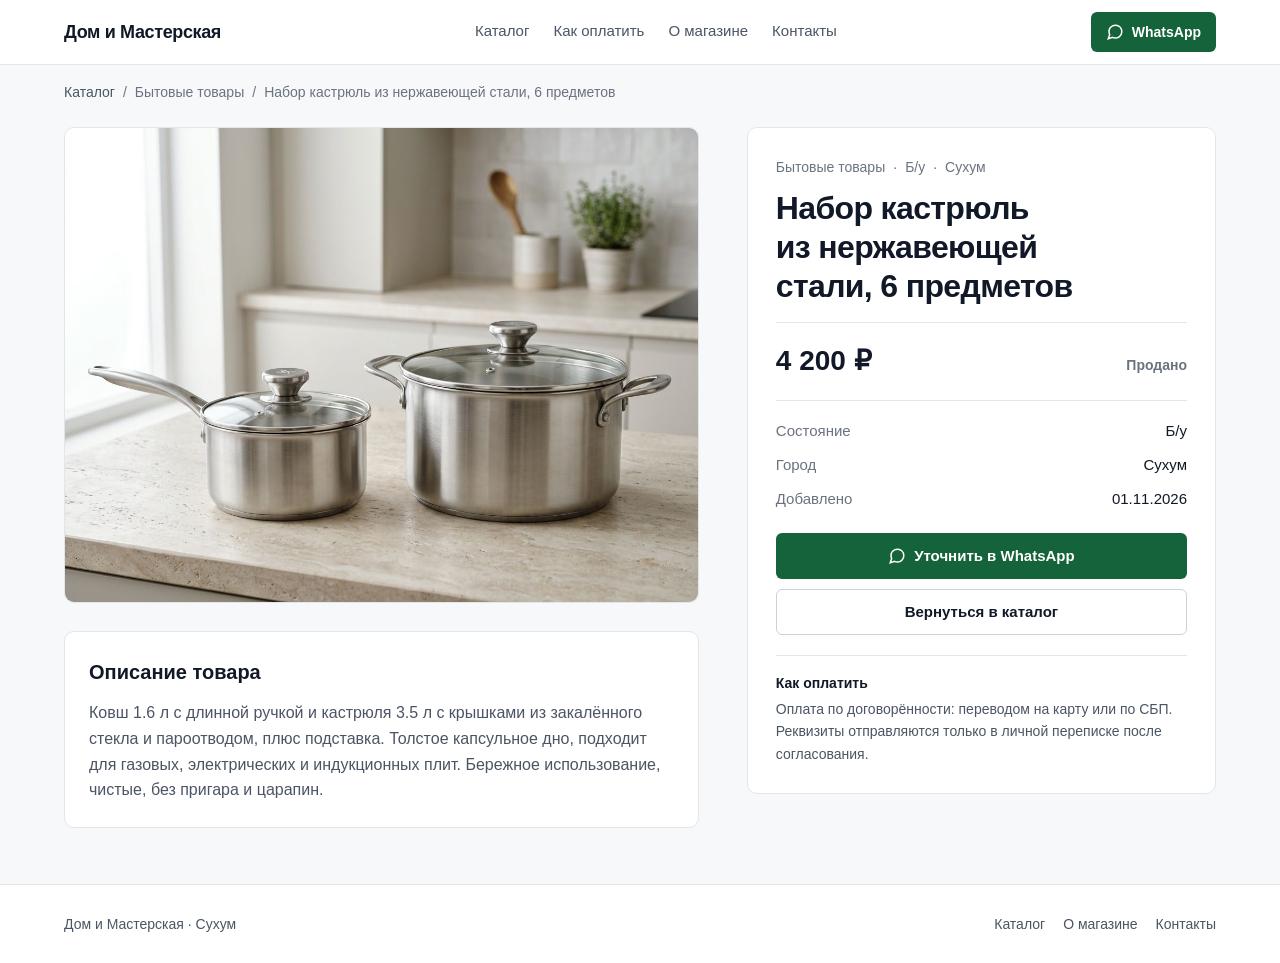
<file: tovar/nabor-kastryul-nerzhaveyka-6-predmetov.html>
<!doctype html>
  <html lang="ru">
    <head>
      <meta charset="UTF-8" />
      <meta name="viewport" content="width=device-width, initial-scale=1.0" />
      <meta http-equiv="Content-Security-Policy" content="default-src 'self'; script-src 'self'; style-src 'self'; img-src 'self'; font-src 'self'; connect-src 'self'; object-src 'none'; base-uri 'self'; form-action 'none';" />
      <meta name="referrer" content="strict-origin-when-cross-origin" />
            <title>Набор кастрюль из нержавеющей стали, 6 предметов — купить в Сухуме | Дом и Мастерская</title>
      <meta name="description" content="Набор кастрюль из нержавеющей стали, 6 предметов (б/у, 4 200 ₽) в Сухуме. Ковш 1.6 л с длинной ручкой и кастрюля 3.5 л с крышками из закалённого стекла и…" />
      <link rel="canonical" href="https://Mier-eng.github.io/magazin/tovar/nabor-kastryul-nerzhaveyka-6-predmetov.html" />
      <meta property="og:type" content="product" />
      <meta property="og:locale" content="ru_RU" />
      <meta property="og:site_name" content="Дом и Мастерская" />
      <meta property="og:title" content="Набор кастрюль из нержавеющей стали, 6 предметов — купить в Сухуме | Дом и Мастерская" />
      <meta property="og:description" content="Набор кастрюль из нержавеющей стали, 6 предметов (б/у, 4 200 ₽) в Сухуме. Ковш 1.6 л с длинной ручкой и кастрюля 3.5 л с крышками из закалённого стекла и…" />
      <meta property="og:url" content="https://Mier-eng.github.io/magazin/tovar/nabor-kastryul-nerzhaveyka-6-predmetov.html" />
      <meta property="og:image" content="https://Mier-eng.github.io/magazin/images/household-cookware.jpg" />
      <meta name="twitter:card" content="summary_large_image" />
      <meta name="twitter:title" content="Набор кастрюль из нержавеющей стали, 6 предметов — купить в Сухуме | Дом и Мастерская" />
      <meta name="twitter:description" content="Набор кастрюль из нержавеющей стали, 6 предметов (б/у, 4 200 ₽) в Сухуме. Ковш 1.6 л с длинной ручкой и кастрюля 3.5 л с крышками из закалённого стекла и…" />
      <meta name="twitter:image" content="https://Mier-eng.github.io/magazin/images/household-cookware.jpg" />
      <link rel="stylesheet" href="../css/styles.css" />
      <script type="application/ld+json">
  {
  "@context": "https://schema.org",
  "@type": "Product",
  "name": "Набор кастрюль из нержавеющей стали, 6 предметов",
  "category": "Бытовые товары",
  "description": "Ковш 1.6 л с длинной ручкой и кастрюля 3.5 л с крышками из закалённого стекла и пароотводом, плюс подставка. Толстое капсульное дно, подходит для газовых, электрических и индукционных плит. Бережное использование, чистые, без пригара и царапин.",
  "image": [
    "https://Mier-eng.github.io/magazin/images/household-cookware.jpg"
  ],
  "itemCondition": "https://schema.org/UsedCondition",
  "offers": {
    "@type": "Offer",
    "url": "https://Mier-eng.github.io/magazin/tovar/nabor-kastryul-nerzhaveyka-6-predmetov.html",
    "priceCurrency": "RUB",
    "price": "4200",
    "availability": "https://schema.org/SoldOut",
    "itemCondition": "https://schema.org/UsedCondition",
    "seller": {
      "@type": "Person",
      "name": "Дом и Мастерская"
    }
  }
}
      </script>
    </head>
    <body data-base="../">
      <header class="site-header">
        <div class="container header-inner">
          <a href="../index.html" class="brand-link" data-store-name>Дом и Мастерская</a>

          <nav class="site-nav" aria-label="Основная навигация">
            <a href="../index.html">Каталог</a>
            <a href="../index.html#oplata">Как оплатить</a>
            <a href="../about.html">О магазине</a>
            <a href="../contacts.html">Контакты</a>
          </nav>

          <div class="header-actions">
            <a id="header-wa-btn" href="../contacts.html#setup" class="btn btn-primary btn-sm">
              <svg viewBox="0 0 24 24" fill="none" stroke="currentColor" stroke-width="2" aria-hidden="true">
                <path d="M21 11.5a8.38 8.38 0 0 1-.9 3.8 8.5 8.5 0 0 1-7.6 4.7 8.38 8.38 0 0 1-3.8-.9L3 21l1.9-5.7a8.38 8.38 0 0 1-.9-3.8 8.5 8.5 0 0 1 4.7-7.6 8.38 8.38 0 0 1 3.8-.9h.5a8.48 8.48 0 0 1 8 8v.5z" />
              </svg>
              <span class="header-wa-label">WhatsApp</span>
            </a>
            <button
              id="menu-toggle"
              type="button"
              class="menu-toggle"
              aria-expanded="false"
              aria-controls="mobile-drawer"
              aria-label="Открыть меню"
            >
              <svg viewBox="0 0 24 24" fill="none" stroke="currentColor" stroke-width="2" aria-hidden="true">
                <line x1="3" y1="6" x2="21" y2="6" />
                <line x1="3" y1="12" x2="21" y2="12" />
                <line x1="3" y1="18" x2="21" y2="18" />
              </svg>
            </button>
          </div>
        </div>

        <div id="mobile-drawer" class="mobile-drawer" hidden>
          <div class="container mobile-drawer-links">
            <a href="../index.html">Каталог</a>
            <a href="../index.html#oplata">Как оплатить</a>
            <a href="../about.html">О магазине</a>
            <a href="../contacts.html">Контакты</a>
          </div>
        </div>
      </header>

      <main>
        <div class="container">
          <nav class="breadcrumbs" aria-label="Хлебные крошки">
            <a href="../index.html">Каталог</a>
            <span aria-hidden="true">/</span>
            <span>Бытовые товары</span>
            <span aria-hidden="true">/</span>
            <span aria-current="page">Набор кастрюль из нержавеющей стали, 6 предметов</span>
          </nav>
        </div>

        <section class="pdp-section">
          <div class="container">
            <div class="pdp-layout">
              <div>
                <div class="gallery-main">
                  <img id="gallery-main-img" src="../images/household-cookware.jpg" alt="Набор кастрюль из нержавеющей стали, 6 предметов — Бытовые товары, б/у" loading="eager" decoding="async" width="800" height="600" data-fallback="true" />
                </div>
                

                <div class="pdp-description">
                  <h2>Описание товара</h2>
                  <p>Ковш 1.6 л с длинной ручкой и кастрюля 3.5 л с крышками из закалённого стекла и пароотводом, плюс подставка. Толстое капсульное дно, подходит для газовых, электрических и индукционных плит. Бережное использование, чистые, без пригара и царапин.</p>
                </div>
              </div>

              <aside class="pdp-panel" aria-label="Информация о товаре и заказ">
                <p class="pdp-meta-line">
                  <span>Бытовые товары</span>
                  <span aria-hidden="true">·</span>
                  <span>Б/у</span>
                  <span aria-hidden="true">·</span>
                  <span data-city>Сухум</span>
                </p>

                <h1 class="pdp-title">Набор кастрюль из нержавеющей стали, 6 предметов</h1>

                <div class="pdp-price-row">
                  <span class="pdp-price">4 200 ₽</span>
                  <span class="status-text status-sold">Продано</span>
                </div>

                <dl class="pdp-specs">
                  <div class="pdp-spec-row">
                    <dt>Состояние</dt>
                    <dd>Б/у</dd>
                  </div>
                  <div class="pdp-spec-row">
                    <dt>Город</dt>
                    <dd data-city>Сухум</dd>
                  </div>
                  <div class="pdp-spec-row">
                    <dt>Добавлено</dt>
                    <dd>01.11.2026</dd>
                  </div>
                </dl>

                <div class="pdp-cta-group">
                  <a
                    id="pdp-wa-btn"
                    href="https://wa.me/?text=%D0%97%D0%B4%D1%80%D0%B0%D0%B2%D1%81%D1%82%D0%B2%D1%83%D0%B9%D1%82%D0%B5!%20%D0%9C%D0%B5%D0%BD%D1%8F%20%D0%B8%D0%BD%D1%82%D0%B5%D1%80%D0%B5%D1%81%D1%83%D0%B5%D1%82%20%D1%82%D0%BE%D0%B2%D0%B0%D1%80%3A%20%D0%9D%D0%B0%D0%B1%D0%BE%D1%80%20%D0%BA%D0%B0%D1%81%D1%82%D1%80%D1%8E%D0%BB%D1%8C%20%D0%B8%D0%B7%20%D0%BD%D0%B5%D1%80%D0%B6%D0%B0%D0%B2%D0%B5%D1%8E%D1%89%D0%B5%D0%B9%20%D1%81%D1%82%D0%B0%D0%BB%D0%B8%2C%206%20%D0%BF%D1%80%D0%B5%D0%B4%D0%BC%D0%B5%D1%82%D0%BE%D0%B2%20(https%3A%2F%2FMier-eng.github.io%2Fmagazin%2Ftovar%2Fnabor-kastryul-nerzhaveyka-6-predmetov.html)"
                    target="_blank"
                    rel="noopener noreferrer"
                    data-product-title="Набор кастрюль из нержавеющей стали, 6 предметов"
                    class="btn btn-primary"
                  >
                    <svg viewBox="0 0 24 24" fill="none" stroke="currentColor" stroke-width="2" aria-hidden="true">
                      <path d="M21 11.5a8.38 8.38 0 0 1-.9 3.8 8.5 8.5 0 0 1-7.6 4.7 8.38 8.38 0 0 1-3.8-.9L3 21l1.9-5.7a8.38 8.38 0 0 1-.9-3.8 8.5 8.5 0 0 1 4.7-7.6 8.38 8.38 0 0 1 3.8-.9h.5a8.48 8.48 0 0 1 8 8v.5z" />
                    </svg>
                    <span>Уточнить в WhatsApp</span>
                  </a>
                  <a href="../index.html" class="btn btn-secondary">Вернуться в каталог</a>
                </div>

                <div id="wa-setup-notice" class="notice-inline" hidden></div>

                <div class="pdp-payment-note">
                  <strong>Как оплатить</strong>
                  Оплата по договорённости: переводом на карту или по СБП. Реквизиты отправляются только в личной переписке после согласования.
                </div>
              </aside>
            </div>
          </div>
        </section>
      </main>

      <footer class="site-footer">
        <div class="container footer-inner">
          <div>
            <span data-store-name>Дом и Мастерская</span>
            <span aria-hidden="true"> · </span>
            <span data-city>Сухум</span>
          </div>
          <div class="footer-links">
            <a href="../index.html">Каталог</a>
            <a href="../about.html">О магазине</a>
            <a href="../contacts.html">Контакты</a>
          </div>
        </div>
      </footer>

      <script src="../config.js"></script>
      <script src="../js/site.js"></script>
      <script src="../js/product.js"></script>
    </body>
  </html>
</file>
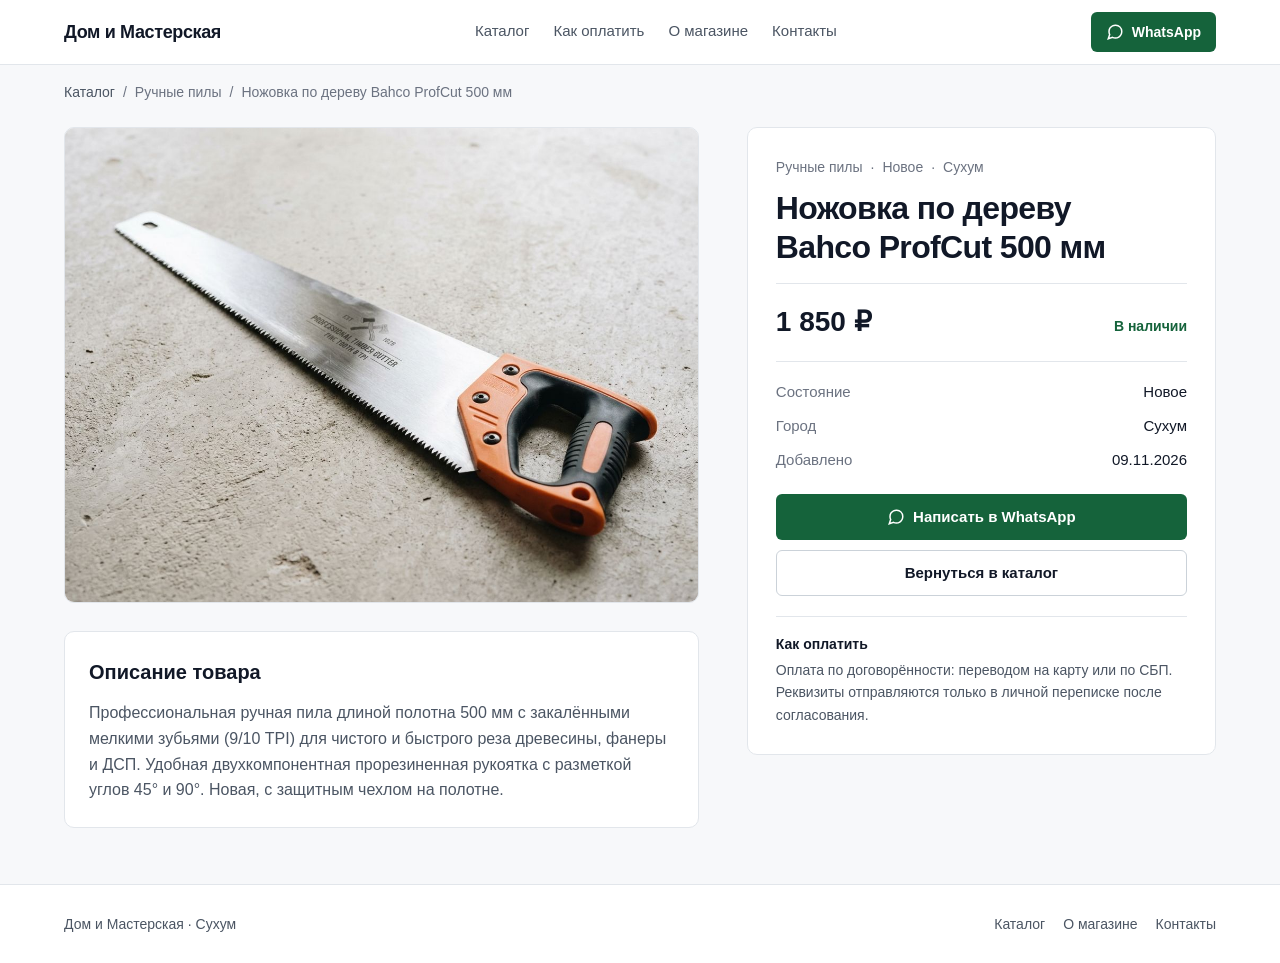
<file: tovar/nozhovka-po-derevu-bahco-profcut-500.html>
<!doctype html>
  <html lang="ru">
    <head>
      <meta charset="UTF-8" />
      <meta name="viewport" content="width=device-width, initial-scale=1.0" />
      <meta http-equiv="Content-Security-Policy" content="default-src 'self'; script-src 'self'; style-src 'self'; img-src 'self'; font-src 'self'; connect-src 'self'; object-src 'none'; base-uri 'self'; form-action 'none';" />
      <meta name="referrer" content="strict-origin-when-cross-origin" />
            <title>Ножовка по дереву Bahco ProfCut 500 мм — купить в Сухуме | Дом и Мастерская</title>
      <meta name="description" content="Ножовка по дереву Bahco ProfCut 500 мм (новое, 1 850 ₽) в Сухуме. Профессиональная ручная пила длиной полотна 500 мм с закалёнными мелкими зубьями (9/10 T…" />
      <link rel="canonical" href="https://Mier-eng.github.io/magazin/tovar/nozhovka-po-derevu-bahco-profcut-500.html" />
      <meta property="og:type" content="product" />
      <meta property="og:locale" content="ru_RU" />
      <meta property="og:site_name" content="Дом и Мастерская" />
      <meta property="og:title" content="Ножовка по дереву Bahco ProfCut 500 мм — купить в Сухуме | Дом и Мастерская" />
      <meta property="og:description" content="Ножовка по дереву Bahco ProfCut 500 мм (новое, 1 850 ₽) в Сухуме. Профессиональная ручная пила длиной полотна 500 мм с закалёнными мелкими зубьями (9/10 T…" />
      <meta property="og:url" content="https://Mier-eng.github.io/magazin/tovar/nozhovka-po-derevu-bahco-profcut-500.html" />
      <meta property="og:image" content="https://Mier-eng.github.io/magazin/images/bahco-handsaw.jpg" />
      <meta name="twitter:card" content="summary_large_image" />
      <meta name="twitter:title" content="Ножовка по дереву Bahco ProfCut 500 мм — купить в Сухуме | Дом и Мастерская" />
      <meta name="twitter:description" content="Ножовка по дереву Bahco ProfCut 500 мм (новое, 1 850 ₽) в Сухуме. Профессиональная ручная пила длиной полотна 500 мм с закалёнными мелкими зубьями (9/10 T…" />
      <meta name="twitter:image" content="https://Mier-eng.github.io/magazin/images/bahco-handsaw.jpg" />
      <link rel="stylesheet" href="../css/styles.css" />
      <script type="application/ld+json">
  {
  "@context": "https://schema.org",
  "@type": "Product",
  "name": "Ножовка по дереву Bahco ProfCut 500 мм",
  "category": "Ручные пилы",
  "description": "Профессиональная ручная пила длиной полотна 500 мм с закалёнными мелкими зубьями (9/10 TPI) для чистого и быстрого реза древесины, фанеры и ДСП. Удобная двухкомпонентная прорезиненная рукоятка с разметкой углов 45° и 90°. Новая, с защитным чехлом на полотне.",
  "image": [
    "https://Mier-eng.github.io/magazin/images/bahco-handsaw.jpg"
  ],
  "itemCondition": "https://schema.org/NewCondition",
  "offers": {
    "@type": "Offer",
    "url": "https://Mier-eng.github.io/magazin/tovar/nozhovka-po-derevu-bahco-profcut-500.html",
    "priceCurrency": "RUB",
    "price": "1850",
    "availability": "https://schema.org/InStock",
    "itemCondition": "https://schema.org/NewCondition",
    "seller": {
      "@type": "Person",
      "name": "Дом и Мастерская"
    }
  }
}
      </script>
    </head>
    <body data-base="../">
      <header class="site-header">
        <div class="container header-inner">
          <a href="../index.html" class="brand-link" data-store-name>Дом и Мастерская</a>

          <nav class="site-nav" aria-label="Основная навигация">
            <a href="../index.html">Каталог</a>
            <a href="../index.html#oplata">Как оплатить</a>
            <a href="../about.html">О магазине</a>
            <a href="../contacts.html">Контакты</a>
          </nav>

          <div class="header-actions">
            <a id="header-wa-btn" href="../contacts.html#setup" class="btn btn-primary btn-sm">
              <svg viewBox="0 0 24 24" fill="none" stroke="currentColor" stroke-width="2" aria-hidden="true">
                <path d="M21 11.5a8.38 8.38 0 0 1-.9 3.8 8.5 8.5 0 0 1-7.6 4.7 8.38 8.38 0 0 1-3.8-.9L3 21l1.9-5.7a8.38 8.38 0 0 1-.9-3.8 8.5 8.5 0 0 1 4.7-7.6 8.38 8.38 0 0 1 3.8-.9h.5a8.48 8.48 0 0 1 8 8v.5z" />
              </svg>
              <span class="header-wa-label">WhatsApp</span>
            </a>
            <button
              id="menu-toggle"
              type="button"
              class="menu-toggle"
              aria-expanded="false"
              aria-controls="mobile-drawer"
              aria-label="Открыть меню"
            >
              <svg viewBox="0 0 24 24" fill="none" stroke="currentColor" stroke-width="2" aria-hidden="true">
                <line x1="3" y1="6" x2="21" y2="6" />
                <line x1="3" y1="12" x2="21" y2="12" />
                <line x1="3" y1="18" x2="21" y2="18" />
              </svg>
            </button>
          </div>
        </div>

        <div id="mobile-drawer" class="mobile-drawer" hidden>
          <div class="container mobile-drawer-links">
            <a href="../index.html">Каталог</a>
            <a href="../index.html#oplata">Как оплатить</a>
            <a href="../about.html">О магазине</a>
            <a href="../contacts.html">Контакты</a>
          </div>
        </div>
      </header>

      <main>
        <div class="container">
          <nav class="breadcrumbs" aria-label="Хлебные крошки">
            <a href="../index.html">Каталог</a>
            <span aria-hidden="true">/</span>
            <span>Ручные пилы</span>
            <span aria-hidden="true">/</span>
            <span aria-current="page">Ножовка по дереву Bahco ProfCut 500 мм</span>
          </nav>
        </div>

        <section class="pdp-section">
          <div class="container">
            <div class="pdp-layout">
              <div>
                <div class="gallery-main">
                  <img id="gallery-main-img" src="../images/bahco-handsaw.jpg" alt="Ножовка по дереву Bahco ProfCut 500 мм — Ручные пилы, новое" loading="eager" decoding="async" width="800" height="600" data-fallback="true" />
                </div>
                

                <div class="pdp-description">
                  <h2>Описание товара</h2>
                  <p>Профессиональная ручная пила длиной полотна 500 мм с закалёнными мелкими зубьями (9/10 TPI) для чистого и быстрого реза древесины, фанеры и ДСП. Удобная двухкомпонентная прорезиненная рукоятка с разметкой углов 45° и 90°. Новая, с защитным чехлом на полотне.</p>
                </div>
              </div>

              <aside class="pdp-panel" aria-label="Информация о товаре и заказ">
                <p class="pdp-meta-line">
                  <span>Ручные пилы</span>
                  <span aria-hidden="true">·</span>
                  <span>Новое</span>
                  <span aria-hidden="true">·</span>
                  <span data-city>Сухум</span>
                </p>

                <h1 class="pdp-title">Ножовка по дереву Bahco ProfCut 500 мм</h1>

                <div class="pdp-price-row">
                  <span class="pdp-price">1 850 ₽</span>
                  <span class="status-text status-available">В наличии</span>
                </div>

                <dl class="pdp-specs">
                  <div class="pdp-spec-row">
                    <dt>Состояние</dt>
                    <dd>Новое</dd>
                  </div>
                  <div class="pdp-spec-row">
                    <dt>Город</dt>
                    <dd data-city>Сухум</dd>
                  </div>
                  <div class="pdp-spec-row">
                    <dt>Добавлено</dt>
                    <dd>09.11.2026</dd>
                  </div>
                </dl>

                <div class="pdp-cta-group">
                  <a
                    id="pdp-wa-btn"
                    href="https://wa.me/?text=%D0%97%D0%B4%D1%80%D0%B0%D0%B2%D1%81%D1%82%D0%B2%D1%83%D0%B9%D1%82%D0%B5!%20%D0%9C%D0%B5%D0%BD%D1%8F%20%D0%B8%D0%BD%D1%82%D0%B5%D1%80%D0%B5%D1%81%D1%83%D0%B5%D1%82%20%D1%82%D0%BE%D0%B2%D0%B0%D1%80%3A%20%D0%9D%D0%BE%D0%B6%D0%BE%D0%B2%D0%BA%D0%B0%20%D0%BF%D0%BE%20%D0%B4%D0%B5%D1%80%D0%B5%D0%B2%D1%83%20Bahco%20ProfCut%20500%20%D0%BC%D0%BC%20(https%3A%2F%2FMier-eng.github.io%2Fmagazin%2Ftovar%2Fnozhovka-po-derevu-bahco-profcut-500.html)"
                    target="_blank"
                    rel="noopener noreferrer"
                    data-product-title="Ножовка по дереву Bahco ProfCut 500 мм"
                    class="btn btn-primary"
                  >
                    <svg viewBox="0 0 24 24" fill="none" stroke="currentColor" stroke-width="2" aria-hidden="true">
                      <path d="M21 11.5a8.38 8.38 0 0 1-.9 3.8 8.5 8.5 0 0 1-7.6 4.7 8.38 8.38 0 0 1-3.8-.9L3 21l1.9-5.7a8.38 8.38 0 0 1-.9-3.8 8.5 8.5 0 0 1 4.7-7.6 8.38 8.38 0 0 1 3.8-.9h.5a8.48 8.48 0 0 1 8 8v.5z" />
                    </svg>
                    <span>Написать в WhatsApp</span>
                  </a>
                  <a href="../index.html" class="btn btn-secondary">Вернуться в каталог</a>
                </div>

                <div id="wa-setup-notice" class="notice-inline" hidden></div>

                <div class="pdp-payment-note">
                  <strong>Как оплатить</strong>
                  Оплата по договорённости: переводом на карту или по СБП. Реквизиты отправляются только в личной переписке после согласования.
                </div>
              </aside>
            </div>
          </div>
        </section>
      </main>

      <footer class="site-footer">
        <div class="container footer-inner">
          <div>
            <span data-store-name>Дом и Мастерская</span>
            <span aria-hidden="true"> · </span>
            <span data-city>Сухум</span>
          </div>
          <div class="footer-links">
            <a href="../index.html">Каталог</a>
            <a href="../about.html">О магазине</a>
            <a href="../contacts.html">Контакты</a>
          </div>
        </div>
      </footer>

      <script src="../config.js"></script>
      <script src="../js/site.js"></script>
      <script src="../js/product.js"></script>
    </body>
  </html>
</file>
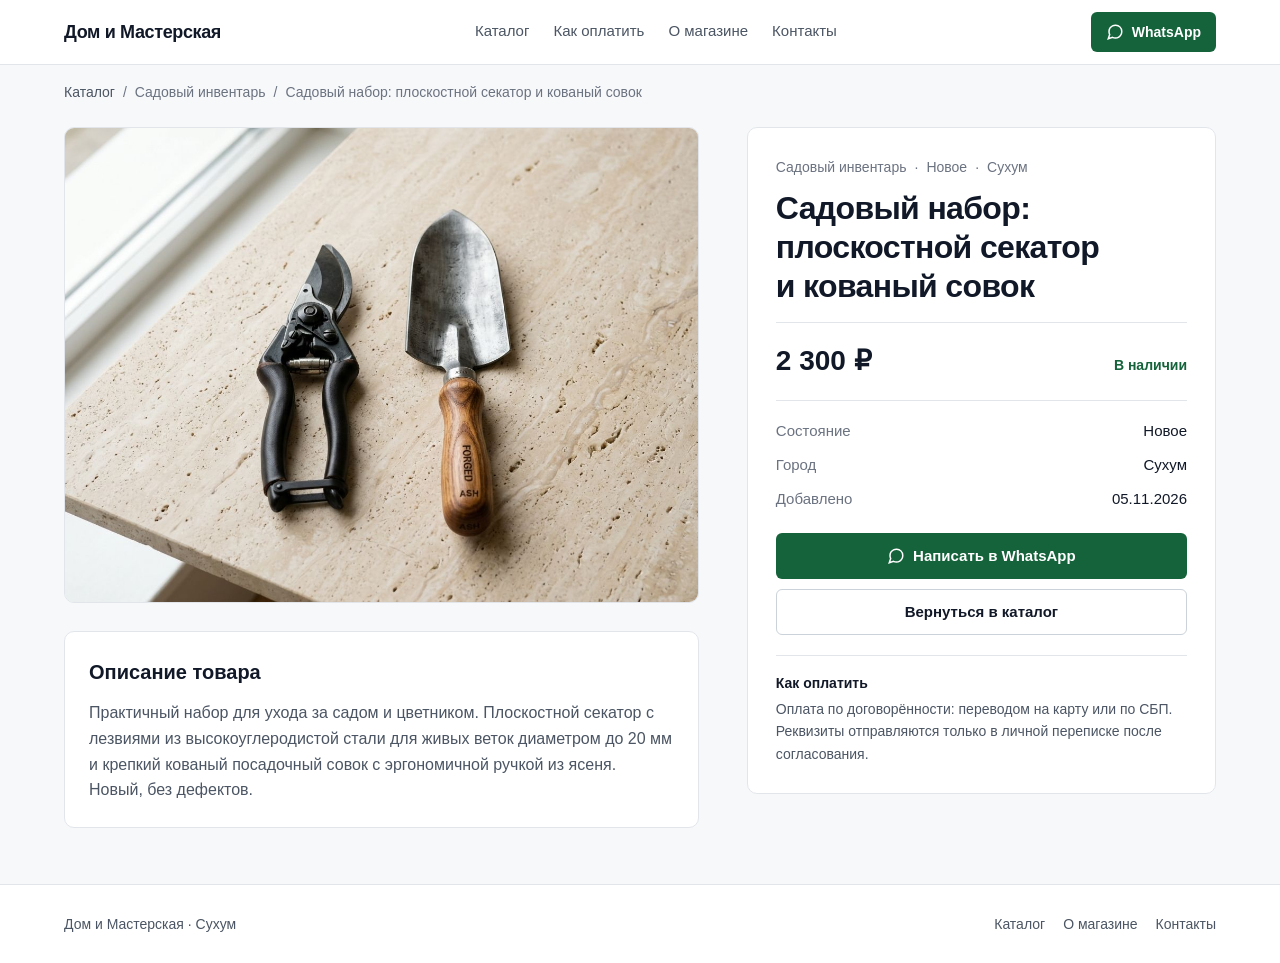
<file: tovar/sadovyj-nabor-sekator-i-sovok.html>
<!doctype html>
  <html lang="ru">
    <head>
      <meta charset="UTF-8" />
      <meta name="viewport" content="width=device-width, initial-scale=1.0" />
      <meta http-equiv="Content-Security-Policy" content="default-src 'self'; script-src 'self'; style-src 'self'; img-src 'self'; font-src 'self'; connect-src 'self'; object-src 'none'; base-uri 'self'; form-action 'none';" />
      <meta name="referrer" content="strict-origin-when-cross-origin" />
            <title>Садовый набор: плоскостной секатор и кованый совок — купить в Сухуме | Дом и Мастерская</title>
      <meta name="description" content="Садовый набор: плоскостной секатор и кованый совок (новое, 2 300 ₽) в Сухуме. Практичный набор для ухода за садом и цветником. Плоскостной секатор с лезви…" />
      <link rel="canonical" href="https://Mier-eng.github.io/magazin/tovar/sadovyj-nabor-sekator-i-sovok.html" />
      <meta property="og:type" content="product" />
      <meta property="og:locale" content="ru_RU" />
      <meta property="og:site_name" content="Дом и Мастерская" />
      <meta property="og:title" content="Садовый набор: плоскостной секатор и кованый совок — купить в Сухуме | Дом и Мастерская" />
      <meta property="og:description" content="Садовый набор: плоскостной секатор и кованый совок (новое, 2 300 ₽) в Сухуме. Практичный набор для ухода за садом и цветником. Плоскостной секатор с лезви…" />
      <meta property="og:url" content="https://Mier-eng.github.io/magazin/tovar/sadovyj-nabor-sekator-i-sovok.html" />
      <meta property="og:image" content="https://Mier-eng.github.io/magazin/images/garden-set.jpg" />
      <meta name="twitter:card" content="summary_large_image" />
      <meta name="twitter:title" content="Садовый набор: плоскостной секатор и кованый совок — купить в Сухуме | Дом и Мастерская" />
      <meta name="twitter:description" content="Садовый набор: плоскостной секатор и кованый совок (новое, 2 300 ₽) в Сухуме. Практичный набор для ухода за садом и цветником. Плоскостной секатор с лезви…" />
      <meta name="twitter:image" content="https://Mier-eng.github.io/magazin/images/garden-set.jpg" />
      <link rel="stylesheet" href="../css/styles.css" />
      <script type="application/ld+json">
  {
  "@context": "https://schema.org",
  "@type": "Product",
  "name": "Садовый набор: плоскостной секатор и кованый совок",
  "category": "Садовый инвентарь",
  "description": "Практичный набор для ухода за садом и цветником. Плоскостной секатор с лезвиями из высокоуглеродистой стали для живых веток диаметром до 20 мм и крепкий кованый посадочный совок с эргономичной ручкой из ясеня. Новый, без дефектов.",
  "image": [
    "https://Mier-eng.github.io/magazin/images/garden-set.jpg"
  ],
  "itemCondition": "https://schema.org/NewCondition",
  "offers": {
    "@type": "Offer",
    "url": "https://Mier-eng.github.io/magazin/tovar/sadovyj-nabor-sekator-i-sovok.html",
    "priceCurrency": "RUB",
    "price": "2300",
    "availability": "https://schema.org/InStock",
    "itemCondition": "https://schema.org/NewCondition",
    "seller": {
      "@type": "Person",
      "name": "Дом и Мастерская"
    }
  }
}
      </script>
    </head>
    <body data-base="../">
      <header class="site-header">
        <div class="container header-inner">
          <a href="../index.html" class="brand-link" data-store-name>Дом и Мастерская</a>

          <nav class="site-nav" aria-label="Основная навигация">
            <a href="../index.html">Каталог</a>
            <a href="../index.html#oplata">Как оплатить</a>
            <a href="../about.html">О магазине</a>
            <a href="../contacts.html">Контакты</a>
          </nav>

          <div class="header-actions">
            <a id="header-wa-btn" href="../contacts.html#setup" class="btn btn-primary btn-sm">
              <svg viewBox="0 0 24 24" fill="none" stroke="currentColor" stroke-width="2" aria-hidden="true">
                <path d="M21 11.5a8.38 8.38 0 0 1-.9 3.8 8.5 8.5 0 0 1-7.6 4.7 8.38 8.38 0 0 1-3.8-.9L3 21l1.9-5.7a8.38 8.38 0 0 1-.9-3.8 8.5 8.5 0 0 1 4.7-7.6 8.38 8.38 0 0 1 3.8-.9h.5a8.48 8.48 0 0 1 8 8v.5z" />
              </svg>
              <span class="header-wa-label">WhatsApp</span>
            </a>
            <button
              id="menu-toggle"
              type="button"
              class="menu-toggle"
              aria-expanded="false"
              aria-controls="mobile-drawer"
              aria-label="Открыть меню"
            >
              <svg viewBox="0 0 24 24" fill="none" stroke="currentColor" stroke-width="2" aria-hidden="true">
                <line x1="3" y1="6" x2="21" y2="6" />
                <line x1="3" y1="12" x2="21" y2="12" />
                <line x1="3" y1="18" x2="21" y2="18" />
              </svg>
            </button>
          </div>
        </div>

        <div id="mobile-drawer" class="mobile-drawer" hidden>
          <div class="container mobile-drawer-links">
            <a href="../index.html">Каталог</a>
            <a href="../index.html#oplata">Как оплатить</a>
            <a href="../about.html">О магазине</a>
            <a href="../contacts.html">Контакты</a>
          </div>
        </div>
      </header>

      <main>
        <div class="container">
          <nav class="breadcrumbs" aria-label="Хлебные крошки">
            <a href="../index.html">Каталог</a>
            <span aria-hidden="true">/</span>
            <span>Садовый инвентарь</span>
            <span aria-hidden="true">/</span>
            <span aria-current="page">Садовый набор: плоскостной секатор и кованый совок</span>
          </nav>
        </div>

        <section class="pdp-section">
          <div class="container">
            <div class="pdp-layout">
              <div>
                <div class="gallery-main">
                  <img id="gallery-main-img" src="../images/garden-set.jpg" alt="Садовый набор: плоскостной секатор и кованый совок — Садовый инвентарь, новое" loading="eager" decoding="async" width="800" height="600" data-fallback="true" />
                </div>
                

                <div class="pdp-description">
                  <h2>Описание товара</h2>
                  <p>Практичный набор для ухода за садом и цветником. Плоскостной секатор с лезвиями из высокоуглеродистой стали для живых веток диаметром до 20 мм и крепкий кованый посадочный совок с эргономичной ручкой из ясеня. Новый, без дефектов.</p>
                </div>
              </div>

              <aside class="pdp-panel" aria-label="Информация о товаре и заказ">
                <p class="pdp-meta-line">
                  <span>Садовый инвентарь</span>
                  <span aria-hidden="true">·</span>
                  <span>Новое</span>
                  <span aria-hidden="true">·</span>
                  <span data-city>Сухум</span>
                </p>

                <h1 class="pdp-title">Садовый набор: плоскостной секатор и кованый совок</h1>

                <div class="pdp-price-row">
                  <span class="pdp-price">2 300 ₽</span>
                  <span class="status-text status-available">В наличии</span>
                </div>

                <dl class="pdp-specs">
                  <div class="pdp-spec-row">
                    <dt>Состояние</dt>
                    <dd>Новое</dd>
                  </div>
                  <div class="pdp-spec-row">
                    <dt>Город</dt>
                    <dd data-city>Сухум</dd>
                  </div>
                  <div class="pdp-spec-row">
                    <dt>Добавлено</dt>
                    <dd>05.11.2026</dd>
                  </div>
                </dl>

                <div class="pdp-cta-group">
                  <a
                    id="pdp-wa-btn"
                    href="https://wa.me/?text=%D0%97%D0%B4%D1%80%D0%B0%D0%B2%D1%81%D1%82%D0%B2%D1%83%D0%B9%D1%82%D0%B5!%20%D0%9C%D0%B5%D0%BD%D1%8F%20%D0%B8%D0%BD%D1%82%D0%B5%D1%80%D0%B5%D1%81%D1%83%D0%B5%D1%82%20%D1%82%D0%BE%D0%B2%D0%B0%D1%80%3A%20%D0%A1%D0%B0%D0%B4%D0%BE%D0%B2%D1%8B%D0%B9%20%D0%BD%D0%B0%D0%B1%D0%BE%D1%80%3A%20%D0%BF%D0%BB%D0%BE%D1%81%D0%BA%D0%BE%D1%81%D1%82%D0%BD%D0%BE%D0%B9%20%D1%81%D0%B5%D0%BA%D0%B0%D1%82%D0%BE%D1%80%20%D0%B8%20%D0%BA%D0%BE%D0%B2%D0%B0%D0%BD%D1%8B%D0%B9%20%D1%81%D0%BE%D0%B2%D0%BE%D0%BA%20(https%3A%2F%2FMier-eng.github.io%2Fmagazin%2Ftovar%2Fsadovyj-nabor-sekator-i-sovok.html)"
                    target="_blank"
                    rel="noopener noreferrer"
                    data-product-title="Садовый набор: плоскостной секатор и кованый совок"
                    class="btn btn-primary"
                  >
                    <svg viewBox="0 0 24 24" fill="none" stroke="currentColor" stroke-width="2" aria-hidden="true">
                      <path d="M21 11.5a8.38 8.38 0 0 1-.9 3.8 8.5 8.5 0 0 1-7.6 4.7 8.38 8.38 0 0 1-3.8-.9L3 21l1.9-5.7a8.38 8.38 0 0 1-.9-3.8 8.5 8.5 0 0 1 4.7-7.6 8.38 8.38 0 0 1 3.8-.9h.5a8.48 8.48 0 0 1 8 8v.5z" />
                    </svg>
                    <span>Написать в WhatsApp</span>
                  </a>
                  <a href="../index.html" class="btn btn-secondary">Вернуться в каталог</a>
                </div>

                <div id="wa-setup-notice" class="notice-inline" hidden></div>

                <div class="pdp-payment-note">
                  <strong>Как оплатить</strong>
                  Оплата по договорённости: переводом на карту или по СБП. Реквизиты отправляются только в личной переписке после согласования.
                </div>
              </aside>
            </div>
          </div>
        </section>
      </main>

      <footer class="site-footer">
        <div class="container footer-inner">
          <div>
            <span data-store-name>Дом и Мастерская</span>
            <span aria-hidden="true"> · </span>
            <span data-city>Сухум</span>
          </div>
          <div class="footer-links">
            <a href="../index.html">Каталог</a>
            <a href="../about.html">О магазине</a>
            <a href="../contacts.html">Контакты</a>
          </div>
        </div>
      </footer>

      <script src="../config.js"></script>
      <script src="../js/site.js"></script>
      <script src="../js/product.js"></script>
    </body>
  </html>
</file>
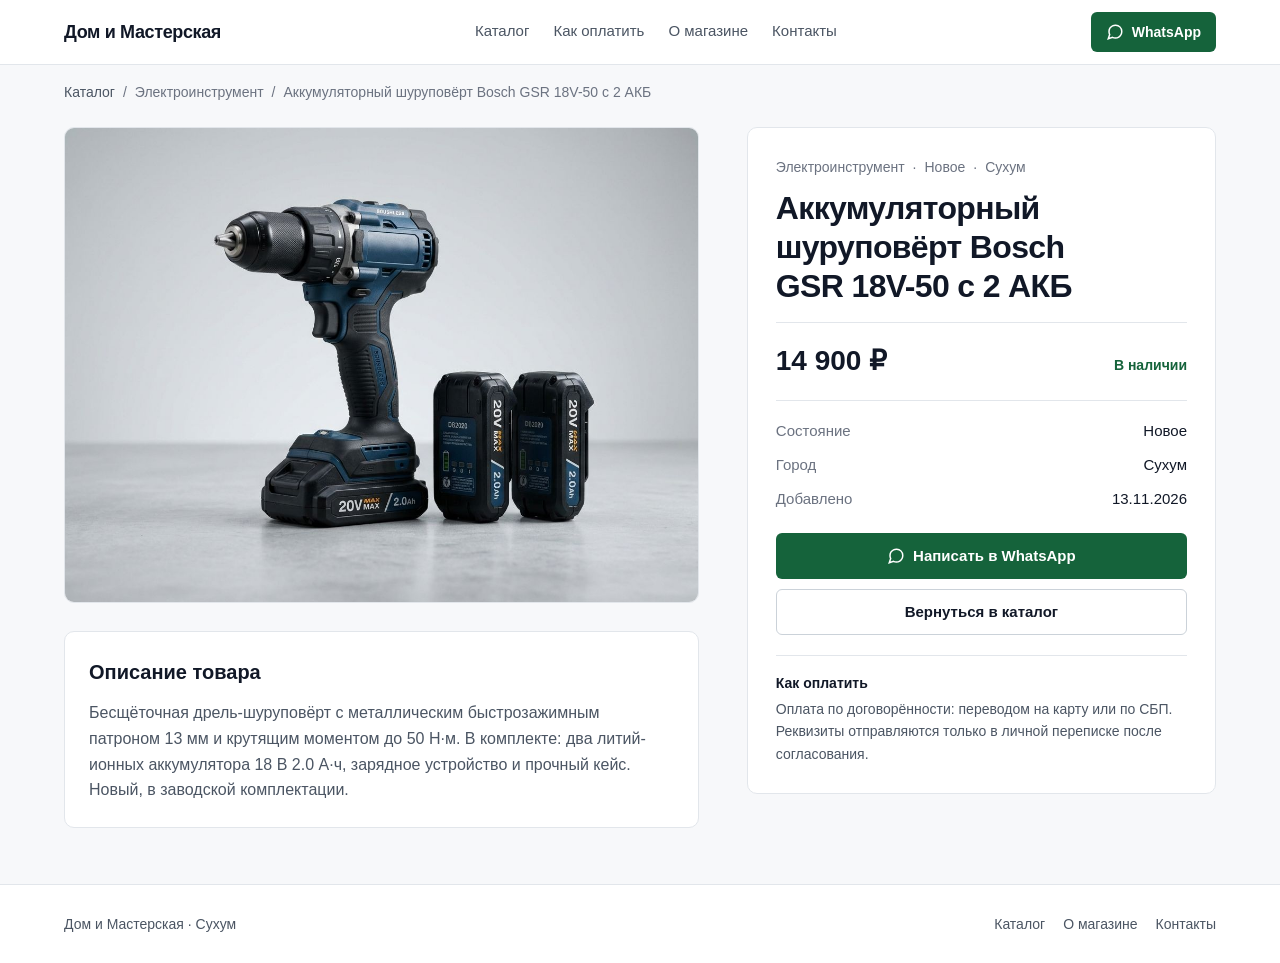
<file: tovar/shurupovert-bosch-gsr-18v-50.html>
<!doctype html>
  <html lang="ru">
    <head>
      <meta charset="UTF-8" />
      <meta name="viewport" content="width=device-width, initial-scale=1.0" />
      <meta http-equiv="Content-Security-Policy" content="default-src 'self'; script-src 'self'; style-src 'self'; img-src 'self'; font-src 'self'; connect-src 'self'; object-src 'none'; base-uri 'self'; form-action 'none';" />
      <meta name="referrer" content="strict-origin-when-cross-origin" />
            <title>Аккумуляторный шуруповёрт Bosch GSR 18V-50 с 2 АКБ — купить в Сухуме | Дом и Мастерская</title>
      <meta name="description" content="Аккумуляторный шуруповёрт Bosch GSR 18V-50 с 2 АКБ (новое, 14 900 ₽) в Сухуме. Бесщёточная дрель-шуруповёрт с металлическим быстрозажимным патроном 13 мм…" />
      <link rel="canonical" href="https://Mier-eng.github.io/magazin/tovar/shurupovert-bosch-gsr-18v-50.html" />
      <meta property="og:type" content="product" />
      <meta property="og:locale" content="ru_RU" />
      <meta property="og:site_name" content="Дом и Мастерская" />
      <meta property="og:title" content="Аккумуляторный шуруповёрт Bosch GSR 18V-50 с 2 АКБ — купить в Сухуме | Дом и Мастерская" />
      <meta property="og:description" content="Аккумуляторный шуруповёрт Bosch GSR 18V-50 с 2 АКБ (новое, 14 900 ₽) в Сухуме. Бесщёточная дрель-шуруповёрт с металлическим быстрозажимным патроном 13 мм…" />
      <meta property="og:url" content="https://Mier-eng.github.io/magazin/tovar/shurupovert-bosch-gsr-18v-50.html" />
      <meta property="og:image" content="https://Mier-eng.github.io/magazin/images/bosch-drill.jpg" />
      <meta name="twitter:card" content="summary_large_image" />
      <meta name="twitter:title" content="Аккумуляторный шуруповёрт Bosch GSR 18V-50 с 2 АКБ — купить в Сухуме | Дом и Мастерская" />
      <meta name="twitter:description" content="Аккумуляторный шуруповёрт Bosch GSR 18V-50 с 2 АКБ (новое, 14 900 ₽) в Сухуме. Бесщёточная дрель-шуруповёрт с металлическим быстрозажимным патроном 13 мм…" />
      <meta name="twitter:image" content="https://Mier-eng.github.io/magazin/images/bosch-drill.jpg" />
      <link rel="stylesheet" href="../css/styles.css" />
      <script type="application/ld+json">
  {
  "@context": "https://schema.org",
  "@type": "Product",
  "name": "Аккумуляторный шуруповёрт Bosch GSR 18V-50 с 2 АКБ",
  "category": "Электроинструмент",
  "description": "Бесщёточная дрель-шуруповёрт с металлическим быстрозажимным патроном 13 мм и крутящим моментом до 50 Н·м. В комплекте: два литий-ионных аккумулятора 18 В 2.0 А·ч, зарядное устройство и прочный кейс. Новый, в заводской комплектации.",
  "image": [
    "https://Mier-eng.github.io/magazin/images/bosch-drill.jpg"
  ],
  "itemCondition": "https://schema.org/NewCondition",
  "offers": {
    "@type": "Offer",
    "url": "https://Mier-eng.github.io/magazin/tovar/shurupovert-bosch-gsr-18v-50.html",
    "priceCurrency": "RUB",
    "price": "14900",
    "availability": "https://schema.org/InStock",
    "itemCondition": "https://schema.org/NewCondition",
    "seller": {
      "@type": "Person",
      "name": "Дом и Мастерская"
    }
  }
}
      </script>
    </head>
    <body data-base="../">
      <header class="site-header">
        <div class="container header-inner">
          <a href="../index.html" class="brand-link" data-store-name>Дом и Мастерская</a>

          <nav class="site-nav" aria-label="Основная навигация">
            <a href="../index.html">Каталог</a>
            <a href="../index.html#oplata">Как оплатить</a>
            <a href="../about.html">О магазине</a>
            <a href="../contacts.html">Контакты</a>
          </nav>

          <div class="header-actions">
            <a id="header-wa-btn" href="../contacts.html#setup" class="btn btn-primary btn-sm">
              <svg viewBox="0 0 24 24" fill="none" stroke="currentColor" stroke-width="2" aria-hidden="true">
                <path d="M21 11.5a8.38 8.38 0 0 1-.9 3.8 8.5 8.5 0 0 1-7.6 4.7 8.38 8.38 0 0 1-3.8-.9L3 21l1.9-5.7a8.38 8.38 0 0 1-.9-3.8 8.5 8.5 0 0 1 4.7-7.6 8.38 8.38 0 0 1 3.8-.9h.5a8.48 8.48 0 0 1 8 8v.5z" />
              </svg>
              <span class="header-wa-label">WhatsApp</span>
            </a>
            <button
              id="menu-toggle"
              type="button"
              class="menu-toggle"
              aria-expanded="false"
              aria-controls="mobile-drawer"
              aria-label="Открыть меню"
            >
              <svg viewBox="0 0 24 24" fill="none" stroke="currentColor" stroke-width="2" aria-hidden="true">
                <line x1="3" y1="6" x2="21" y2="6" />
                <line x1="3" y1="12" x2="21" y2="12" />
                <line x1="3" y1="18" x2="21" y2="18" />
              </svg>
            </button>
          </div>
        </div>

        <div id="mobile-drawer" class="mobile-drawer" hidden>
          <div class="container mobile-drawer-links">
            <a href="../index.html">Каталог</a>
            <a href="../index.html#oplata">Как оплатить</a>
            <a href="../about.html">О магазине</a>
            <a href="../contacts.html">Контакты</a>
          </div>
        </div>
      </header>

      <main>
        <div class="container">
          <nav class="breadcrumbs" aria-label="Хлебные крошки">
            <a href="../index.html">Каталог</a>
            <span aria-hidden="true">/</span>
            <span>Электроинструмент</span>
            <span aria-hidden="true">/</span>
            <span aria-current="page">Аккумуляторный шуруповёрт Bosch GSR 18V-50 с 2 АКБ</span>
          </nav>
        </div>

        <section class="pdp-section">
          <div class="container">
            <div class="pdp-layout">
              <div>
                <div class="gallery-main">
                  <img id="gallery-main-img" src="../images/bosch-drill.jpg" alt="Аккумуляторный шуруповёрт Bosch GSR 18V-50 с 2 АКБ — Электроинструмент, новое" loading="eager" decoding="async" width="800" height="600" data-fallback="true" />
                </div>
                

                <div class="pdp-description">
                  <h2>Описание товара</h2>
                  <p>Бесщёточная дрель-шуруповёрт с металлическим быстрозажимным патроном 13 мм и крутящим моментом до 50 Н·м. В комплекте: два литий-ионных аккумулятора 18 В 2.0 А·ч, зарядное устройство и прочный кейс. Новый, в заводской комплектации.</p>
                </div>
              </div>

              <aside class="pdp-panel" aria-label="Информация о товаре и заказ">
                <p class="pdp-meta-line">
                  <span>Электроинструмент</span>
                  <span aria-hidden="true">·</span>
                  <span>Новое</span>
                  <span aria-hidden="true">·</span>
                  <span data-city>Сухум</span>
                </p>

                <h1 class="pdp-title">Аккумуляторный шуруповёрт Bosch GSR 18V-50 с 2 АКБ</h1>

                <div class="pdp-price-row">
                  <span class="pdp-price">14 900 ₽</span>
                  <span class="status-text status-available">В наличии</span>
                </div>

                <dl class="pdp-specs">
                  <div class="pdp-spec-row">
                    <dt>Состояние</dt>
                    <dd>Новое</dd>
                  </div>
                  <div class="pdp-spec-row">
                    <dt>Город</dt>
                    <dd data-city>Сухум</dd>
                  </div>
                  <div class="pdp-spec-row">
                    <dt>Добавлено</dt>
                    <dd>13.11.2026</dd>
                  </div>
                </dl>

                <div class="pdp-cta-group">
                  <a
                    id="pdp-wa-btn"
                    href="https://wa.me/?text=%D0%97%D0%B4%D1%80%D0%B0%D0%B2%D1%81%D1%82%D0%B2%D1%83%D0%B9%D1%82%D0%B5!%20%D0%9C%D0%B5%D0%BD%D1%8F%20%D0%B8%D0%BD%D1%82%D0%B5%D1%80%D0%B5%D1%81%D1%83%D0%B5%D1%82%20%D1%82%D0%BE%D0%B2%D0%B0%D1%80%3A%20%D0%90%D0%BA%D0%BA%D1%83%D0%BC%D1%83%D0%BB%D1%8F%D1%82%D0%BE%D1%80%D0%BD%D1%8B%D0%B9%20%D1%88%D1%83%D1%80%D1%83%D0%BF%D0%BE%D0%B2%D1%91%D1%80%D1%82%20Bosch%20GSR%2018V-50%20%D1%81%202%20%D0%90%D0%9A%D0%91%20(https%3A%2F%2FMier-eng.github.io%2Fmagazin%2Ftovar%2Fshurupovert-bosch-gsr-18v-50.html)"
                    target="_blank"
                    rel="noopener noreferrer"
                    data-product-title="Аккумуляторный шуруповёрт Bosch GSR 18V-50 с 2 АКБ"
                    class="btn btn-primary"
                  >
                    <svg viewBox="0 0 24 24" fill="none" stroke="currentColor" stroke-width="2" aria-hidden="true">
                      <path d="M21 11.5a8.38 8.38 0 0 1-.9 3.8 8.5 8.5 0 0 1-7.6 4.7 8.38 8.38 0 0 1-3.8-.9L3 21l1.9-5.7a8.38 8.38 0 0 1-.9-3.8 8.5 8.5 0 0 1 4.7-7.6 8.38 8.38 0 0 1 3.8-.9h.5a8.48 8.48 0 0 1 8 8v.5z" />
                    </svg>
                    <span>Написать в WhatsApp</span>
                  </a>
                  <a href="../index.html" class="btn btn-secondary">Вернуться в каталог</a>
                </div>

                <div id="wa-setup-notice" class="notice-inline" hidden></div>

                <div class="pdp-payment-note">
                  <strong>Как оплатить</strong>
                  Оплата по договорённости: переводом на карту или по СБП. Реквизиты отправляются только в личной переписке после согласования.
                </div>
              </aside>
            </div>
          </div>
        </section>
      </main>

      <footer class="site-footer">
        <div class="container footer-inner">
          <div>
            <span data-store-name>Дом и Мастерская</span>
            <span aria-hidden="true"> · </span>
            <span data-city>Сухум</span>
          </div>
          <div class="footer-links">
            <a href="../index.html">Каталог</a>
            <a href="../about.html">О магазине</a>
            <a href="../contacts.html">Контакты</a>
          </div>
        </div>
      </footer>

      <script src="../config.js"></script>
      <script src="../js/site.js"></script>
      <script src="../js/product.js"></script>
    </body>
  </html>
</file>
<file: css/styles.css>
/*
 * Статический каталог «Дом и Мастерская»
 * Чистый CSS без сторонних библиотек и CDN (совместимо со строгой CSP).
 */

:root {
  --bg-canvas: #f7f8fa;
  --bg-surface: #ffffff;
  --bg-muted: #f1f3f5;
  --border-hairline: #e2e6eb;
  --border-strong: #cbd2d9;
  --ink-primary: #111827;
  --ink-secondary: #4b5563;
  --ink-muted: #6b7280;
  --accent: #15633b;
  --accent-hover: #0f4d2d;
  --accent-subtle: #eaf4ee;
  --sold-ink: #6b7280;
  --radius-sm: 6px;
  --radius-md: 10px;
  --radius-lg: 14px;
  --shadow-card: 0 1px 2px rgba(17, 24, 39, 0.04);
  --shadow-hover: 0 10px 24px rgba(17, 24, 39, 0.07);
  --container-max: 1200px;
  --font-sans:
    -apple-system, BlinkMacSystemFont, "Segoe UI", "Noto Sans",
    "Helvetica Neue", Arial, sans-serif;
  --transition: 180ms cubic-bezier(0.16, 1, 0.3, 1);
}

*,
*::before,
*::after {
  box-sizing: border-box;
}

html {
  font-size: 16px;
  scroll-behavior: smooth;
  -webkit-text-size-adjust: 100%;
}

@media (prefers-reduced-motion: reduce) {
  html {
    scroll-behavior: auto;
  }
  *,
  *::before,
  *::after {
    transition-duration: 0.01ms !important;
    animation-duration: 0.01ms !important;
  }
}

body {
  margin: 0;
  font-family: var(--font-sans);
  font-size: 1rem;
  line-height: 1.6;
  color: var(--ink-primary);
  background-color: var(--bg-canvas);
  min-height: 100vh;
  display: flex;
  flex-direction: column;
}

img {
  max-width: 100%;
  display: block;
}

a {
  color: inherit;
}

button,
input,
select {
  font: inherit;
  color: inherit;
}

:focus-visible {
  outline: 2px solid var(--accent);
  outline-offset: 2px;
}

.sr-only {
  position: absolute;
  width: 1px;
  height: 1px;
  padding: 0;
  margin: -1px;
  overflow: hidden;
  clip: rect(0, 0, 0, 0);
  white-space: nowrap;
  border: 0;
}

.container {
  width: 100%;
  max-width: var(--container-max);
  margin-inline: auto;
  padding-inline: 16px;
}

@media (min-width: 768px) {
  .container {
    padding-inline: 24px;
  }
}

/* =========================================================
   Header (3-зонный контракт: бренд — навигация — действие)
   ========================================================= */

.site-header {
  position: sticky;
  top: 0;
  z-index: 40;
  background-color: rgba(255, 255, 255, 0.96);
  backdrop-filter: blur(8px);
  border-bottom: 1px solid var(--border-hairline);
}

.header-inner {
  display: flex;
  align-items: center;
  justify-content: space-between;
  gap: 24px;
  min-height: 64px;
}

.brand-link {
  font-size: 1.125rem;
  font-weight: 700;
  letter-spacing: -0.02em;
  text-decoration: none;
  color: var(--ink-primary);
  white-space: nowrap;
  flex-shrink: 0;
}

.site-nav {
  display: none;
  align-items: center;
  gap: 24px;
}

.site-nav a {
  font-size: 0.9375rem;
  font-weight: 500;
  color: var(--ink-secondary);
  text-decoration: none;
  white-space: nowrap;
  flex-shrink: 0;
  padding-block: 6px;
  border-bottom: 2px solid transparent;
  transition:
    color var(--transition),
    border-color var(--transition);
}

.site-nav a:hover,
.site-nav a[aria-current="page"] {
  color: var(--ink-primary);
  border-bottom-color: var(--accent);
}

.header-actions {
  display: flex;
  align-items: center;
  gap: 10px;
  flex-shrink: 0;
}

.menu-toggle {
  display: inline-flex;
  align-items: center;
  justify-content: center;
  width: 44px;
  height: 44px;
  border: 1px solid var(--border-hairline);
  border-radius: var(--radius-sm);
  background: var(--bg-surface);
  cursor: pointer;
}

.menu-toggle svg {
  width: 20px;
  height: 20px;
}

@media (min-width: 860px) {
  .site-nav {
    display: flex;
  }
  .menu-toggle {
    display: none;
  }
}

.mobile-drawer {
  border-top: 1px solid var(--border-hairline);
  background: var(--bg-surface);
  padding: 12px 16px 16px;
}

.mobile-drawer[hidden] {
  display: none;
}

.mobile-drawer-links {
  display: flex;
  flex-direction: column;
  gap: 4px;
}

.mobile-drawer-links a {
  display: block;
  padding: 10px 8px;
  font-weight: 500;
  text-decoration: none;
  color: var(--ink-primary);
  border-radius: var(--radius-sm);
}

.mobile-drawer-links a:hover {
  background: var(--bg-muted);
}

/* Кнопки */
.btn {
  display: inline-flex;
  align-items: center;
  justify-content: center;
  gap: 8px;
  min-height: 44px;
  padding: 10px 18px;
  border-radius: var(--radius-sm);
  font-size: 0.9375rem;
  font-weight: 600;
  text-decoration: none;
  white-space: nowrap;
  flex-shrink: 0;
  cursor: pointer;
  border: 1px solid transparent;
  transition:
    background-color var(--transition),
    border-color var(--transition),
    transform var(--transition);
}

.btn-primary {
  background-color: var(--accent);
  color: #ffffff;
}

.btn-primary:hover {
  background-color: var(--accent-hover);
}

.btn-secondary {
  background-color: var(--bg-surface);
  color: var(--ink-primary);
  border-color: var(--border-strong);
}

.btn-secondary:hover {
  background-color: var(--bg-muted);
}

.btn-sm {
  min-height: 40px;
  padding: 8px 14px;
  font-size: 0.875rem;
}

.btn svg {
  width: 18px;
  height: 18px;
  flex-shrink: 0;
}

@media (max-width: 479px) {
  .header-wa-label {
    display: none;
  }
}

/* =========================================================
   Main layout
   ========================================================= */

main {
  flex: 1;
}

.hero-section {
  background-color: var(--bg-surface);
  border-bottom: 1px solid var(--border-hairline);
  padding-block: 36px 40px;
}

@media (min-width: 768px) {
  .hero-section {
    padding-block: 52px 56px;
  }
}

.hero-grid {
  display: grid;
  gap: 24px;
  align-items: end;
}

@media (min-width: 900px) {
  .hero-grid {
    grid-template-columns: 1.5fr 1fr;
    gap: 48px;
  }
}

.hero-kicker {
  margin: 0 0 10px;
  font-size: 0.875rem;
  font-weight: 500;
  color: var(--ink-secondary);
}

.hero-title {
  margin: 0 0 14px;
  font-size: clamp(1.85rem, 3.6vw, 2.75rem);
  font-weight: 700;
  line-height: 1.15;
  letter-spacing: -0.025em;
  text-wrap: balance;
  max-width: 20ch;
}

.hero-lead {
  margin: 0;
  font-size: 1.0625rem;
  color: var(--ink-secondary);
  max-width: 58ch;
}

.hero-aside {
  display: flex;
  flex-direction: column;
  align-items: flex-start;
  gap: 14px;
  padding-top: 16px;
  border-top: 1px solid var(--border-hairline);
}

@media (min-width: 900px) {
  .hero-aside {
    padding-top: 0;
    padding-left: 32px;
    border-top: 0;
    border-left: 1px solid var(--border-hairline);
  }
}

.hero-facts {
  margin: 0;
  padding: 0;
  list-style: none;
  display: grid;
  gap: 6px;
  font-size: 0.9375rem;
  color: var(--ink-secondary);
}

/* =========================================================
   Catalog Toolbar & Product Grid
   ========================================================= */

.catalog-section {
  padding-block: 32px 56px;
}

.toolbar {
  background: var(--bg-surface);
  border: 1px solid var(--border-hairline);
  border-radius: var(--radius-md);
  padding: 16px;
  margin-bottom: 24px;
  display: grid;
  gap: 12px;
}

@media (min-width: 768px) {
  .toolbar {
    padding: 20px;
    grid-template-columns: 1.5fr 1.2fr 1fr 1fr auto;
    align-items: end;
    gap: 14px;
  }
}

.field {
  display: flex;
  flex-direction: column;
  gap: 6px;
  min-width: 0;
}

.field-label {
  font-size: 0.8125rem;
  font-weight: 600;
  color: var(--ink-secondary);
}

.control {
  width: 100%;
  min-height: 44px;
  padding: 9px 12px;
  border: 1px solid var(--border-strong);
  border-radius: var(--radius-sm);
  background: var(--bg-surface);
  font-size: 0.9375rem;
  color: var(--ink-primary);
  transition: border-color var(--transition);
}

.control:hover {
  border-color: var(--ink-secondary);
}

.price-pair {
  display: grid;
  grid-template-columns: 1fr 1fr;
  gap: 8px;
}

.catalog-meta-row {
  display: flex;
  flex-wrap: wrap;
  align-items: center;
  justify-content: space-between;
  gap: 12px;
  margin-bottom: 18px;
  font-size: 0.9375rem;
  color: var(--ink-secondary);
}

.category-strip {
  display: flex;
  flex-wrap: wrap;
  gap: 8px;
  margin-bottom: 20px;
}

.cat-tab {
  min-height: 40px;
  padding: 8px 14px;
  border: 1px solid var(--border-hairline);
  border-radius: var(--radius-sm);
  background: var(--bg-surface);
  color: var(--ink-secondary);
  font-size: 0.875rem;
  font-weight: 500;
  cursor: pointer;
  white-space: nowrap;
  transition:
    background-color var(--transition),
    color var(--transition),
    border-color var(--transition);
}

.cat-tab:hover {
  color: var(--ink-primary);
  border-color: var(--border-strong);
}

.cat-tab[aria-pressed="true"] {
  background: var(--ink-primary);
  color: #ffffff;
  border-color: var(--ink-primary);
}

.product-grid {
  display: grid;
  grid-template-columns: 1fr;
  gap: 20px;
}

@media (min-width: 600px) {
  .product-grid {
    grid-template-columns: repeat(2, 1fr);
  }
}

@media (min-width: 960px) {
  .product-grid {
    grid-template-columns: repeat(3, 1fr);
    gap: 24px;
  }
}

.product-card {
  background: var(--bg-surface);
  border: 1px solid var(--border-hairline);
  border-radius: var(--radius-md);
  overflow: hidden;
  display: flex;
  flex-direction: column;
  box-shadow: var(--shadow-card);
  transition:
    transform var(--transition),
    box-shadow var(--transition),
    border-color var(--transition);
}

.product-card:hover {
  transform: translateY(-2px);
  box-shadow: var(--shadow-hover);
  border-color: var(--border-strong);
}

.card-media {
  position: relative;
  display: block;
  aspect-ratio: 4 / 3;
  background-color: var(--bg-muted);
  overflow: hidden;
  border-bottom: 1px solid var(--border-hairline);
}

.card-media img {
  width: 100%;
  height: 100%;
  object-fit: cover;
  transition: transform 280ms cubic-bezier(0.16, 1, 0.3, 1);
}

.product-card:hover .card-media img {
  transform: scale(1.02);
}

.card-media.is-sold img {
  opacity: 0.72;
  filter: grayscale(20%);
}

.card-body {
  padding: 18px 20px 20px;
  display: flex;
  flex-direction: column;
  flex: 1;
  gap: 8px;
}

.card-meta {
  font-size: 0.8125rem;
  color: var(--ink-muted);
  display: flex;
  flex-wrap: wrap;
  gap: 6px;
  align-items: center;
}

.card-title {
  margin: 0;
  font-size: 1.0625rem;
  font-weight: 600;
  line-height: 1.35;
}

.card-title a {
  text-decoration: none;
  color: var(--ink-primary);
}

.card-title a:hover {
  color: var(--accent);
}

.card-footer {
  margin-top: auto;
  padding-top: 12px;
  display: flex;
  align-items: baseline;
  justify-content: space-between;
  gap: 12px;
  border-top: 1px solid var(--border-hairline);
}

.card-price {
  font-size: 1.1875rem;
  font-weight: 700;
  font-variant-numeric: tabular-nums;
  color: var(--ink-primary);
}

.status-text {
  font-size: 0.875rem;
  font-weight: 600;
  white-space: nowrap;
}

.status-available {
  color: var(--accent);
}

.status-sold {
  color: var(--sold-ink);
}

.empty-state {
  background: var(--bg-surface);
  border: 1px solid var(--border-hairline);
  border-radius: var(--radius-md);
  padding: 40px 24px;
  text-align: center;
}

.empty-state h3 {
  margin: 0 0 8px;
  font-size: 1.125rem;
}

.empty-state p {
  margin: 0 0 20px;
  color: var(--ink-secondary);
}

/* =========================================================
   Payment & Trust Section
   ========================================================= */

.info-band {
  background: var(--bg-surface);
  border-top: 1px solid var(--border-hairline);
  border-bottom: 1px solid var(--border-hairline);
  padding-block: 48px;
}

.section-heading {
  margin: 0 0 12px;
  font-size: clamp(1.375rem, 2.4vw, 1.75rem);
  font-weight: 700;
  letter-spacing: -0.02em;
  text-wrap: balance;
}

.section-lead {
  margin: 0 0 28px;
  color: var(--ink-secondary);
  max-width: 65ch;
}

.payment-columns {
  display: grid;
  gap: 24px;
}

@media (min-width: 768px) {
  .payment-columns {
    grid-template-columns: repeat(3, 1fr);
    gap: 32px;
  }
}

.payment-item {
  padding-top: 16px;
  border-top: 1px solid var(--border-hairline);
}

.payment-item h3 {
  margin: 0 0 8px;
  font-size: 1.0625rem;
  font-weight: 600;
}

.payment-item p {
  margin: 0;
  font-size: 0.9375rem;
  color: var(--ink-secondary);
}

/* =========================================================
   Product Detail Page (/tovar/*.html)
   ========================================================= */

.breadcrumbs {
  padding-block: 16px;
  font-size: 0.875rem;
  color: var(--ink-muted);
  display: flex;
  flex-wrap: wrap;
  gap: 8px;
  align-items: center;
}

.breadcrumbs a {
  text-decoration: none;
  color: var(--ink-secondary);
}

.breadcrumbs a:hover {
  color: var(--ink-primary);
  text-decoration: underline;
}

.pdp-section {
  padding-block: 8px 56px;
}

.pdp-layout {
  display: grid;
  gap: 32px;
  align-items: start;
}

@media (min-width: 900px) {
  .pdp-layout {
    grid-template-columns: 1.15fr 0.85fr;
    gap: 48px;
  }
}

.gallery-main {
  aspect-ratio: 4 / 3;
  background: var(--bg-surface);
  border: 1px solid var(--border-hairline);
  border-radius: var(--radius-md);
  overflow: hidden;
}

.gallery-main img {
  width: 100%;
  height: 100%;
  object-fit: cover;
}

.gallery-thumbs {
  display: flex;
  flex-wrap: wrap;
  gap: 10px;
  margin-top: 12px;
}

.thumb-btn {
  width: 84px;
  height: 63px;
  padding: 0;
  border: 2px solid var(--border-hairline);
  border-radius: var(--radius-sm);
  overflow: hidden;
  background: var(--bg-surface);
  cursor: pointer;
}

.thumb-btn[aria-current="true"] {
  border-color: var(--accent);
}

.thumb-btn img {
  width: 100%;
  height: 100%;
  object-fit: cover;
}

.pdp-panel {
  background: var(--bg-surface);
  border: 1px solid var(--border-hairline);
  border-radius: var(--radius-md);
  padding: 24px;
}

@media (min-width: 900px) {
  .pdp-panel {
    position: sticky;
    top: 84px;
    padding: 28px;
  }
}

.pdp-meta-line {
  font-size: 0.875rem;
  color: var(--ink-muted);
  margin: 0 0 10px;
  display: flex;
  flex-wrap: wrap;
  gap: 8px;
  align-items: center;
}

.pdp-title {
  margin: 0 0 16px;
  font-size: clamp(1.5rem, 2.5vw, 2rem);
  font-weight: 700;
  line-height: 1.22;
  letter-spacing: -0.02em;
  text-wrap: balance;
}

.pdp-price-row {
  display: flex;
  align-items: baseline;
  justify-content: space-between;
  gap: 16px;
  padding-block: 16px;
  margin-bottom: 18px;
  border-top: 1px solid var(--border-hairline);
  border-bottom: 1px solid var(--border-hairline);
}

.pdp-price {
  font-size: 1.75rem;
  font-weight: 700;
  font-variant-numeric: tabular-nums;
}

.pdp-specs {
  margin: 0 0 22px;
  display: grid;
  gap: 10px;
  font-size: 0.9375rem;
}

.pdp-spec-row {
  display: flex;
  justify-content: space-between;
  gap: 16px;
}

.pdp-spec-row dt {
  color: var(--ink-muted);
}

.pdp-spec-row dd {
  margin: 0;
  font-weight: 500;
  text-align: right;
}

.pdp-cta-group {
  display: grid;
  gap: 10px;
  margin-bottom: 20px;
}

.pdp-cta-group .btn {
  width: 100%;
}

.pdp-payment-note {
  padding-top: 16px;
  border-top: 1px solid var(--border-hairline);
  font-size: 0.875rem;
  color: var(--ink-secondary);
}

.pdp-payment-note strong {
  display: block;
  color: var(--ink-primary);
  margin-bottom: 4px;
}

.pdp-description {
  margin-top: 28px;
  background: var(--bg-surface);
  border: 1px solid var(--border-hairline);
  border-radius: var(--radius-md);
  padding: 24px;
}

.pdp-description h2 {
  margin: 0 0 12px;
  font-size: 1.25rem;
}

.pdp-description p {
  margin: 0;
  color: var(--ink-secondary);
  max-width: 70ch;
}

/* =========================================================
   Content Pages (О магазине, Контакты)
   ========================================================= */

.page-hero {
  background: var(--bg-surface);
  border-bottom: 1px solid var(--border-hairline);
  padding-block: 36px;
}

.page-hero h1 {
  margin: 0 0 10px;
  font-size: clamp(1.75rem, 3vw, 2.375rem);
  line-height: 1.2;
  letter-spacing: -0.02em;
}

.page-hero p {
  margin: 0;
  color: var(--ink-secondary);
  max-width: 62ch;
}

.prose-section {
  padding-block: 40px 64px;
}

.prose-grid {
  display: grid;
  gap: 24px;
}

@media (min-width: 820px) {
  .prose-grid {
    grid-template-columns: repeat(2, 1fr);
    gap: 28px;
  }
}

.content-block {
  background: var(--bg-surface);
  border: 1px solid var(--border-hairline);
  border-radius: var(--radius-md);
  padding: 24px 28px;
}

.content-block h2 {
  margin: 0 0 12px;
  font-size: 1.25rem;
  font-weight: 700;
}

.content-block p {
  margin: 0 0 12px;
  color: var(--ink-secondary);
}

.content-block p:last-child {
  margin-bottom: 0;
}

.clean-list {
  margin: 0;
  padding-left: 20px;
  color: var(--ink-secondary);
  display: grid;
  gap: 8px;
}

.notice-inline {
  margin-top: 12px;
  padding: 12px 14px;
  border-radius: var(--radius-sm);
  background: var(--bg-muted);
  font-size: 0.875rem;
  color: var(--ink-secondary);
}

.notice-inline[hidden] {
  display: none;
}

/* =========================================================
   Footer
   ========================================================= */

.site-footer {
  margin-top: auto;
  background: var(--bg-surface);
  border-top: 1px solid var(--border-hairline);
  padding-block: 28px;
  font-size: 0.875rem;
  color: var(--ink-secondary);
}

.footer-inner {
  display: flex;
  flex-wrap: wrap;
  align-items: center;
  justify-content: space-between;
  gap: 16px 24px;
}

.footer-links {
  display: flex;
  flex-wrap: wrap;
  gap: 18px;
}

.footer-links a {
  text-decoration: none;
  color: var(--ink-secondary);
}

.footer-links a:hover {
  color: var(--ink-primary);
  text-decoration: underline;
}

.img-fallback {
  width: 100%;
  height: 100%;
  display: flex;
  flex-direction: column;
  align-items: center;
  justify-content: center;
  padding: 16px;
  text-align: center;
  background: var(--bg-muted);
  color: var(--ink-muted);
  font-size: 0.875rem;
}

.mt-4 {
  margin-top: 16px;
}

/* =========================================================
   Админ-панель (admin.html)
   ========================================================= */

[hidden] {
  display: none !important;
}

.container.adm-header {
  max-width: 808px;
  justify-content: flex-start;
  gap: 16px;
}

.adm-header > strong {
  margin-left: auto;
}

@media (max-width: 768px) {
  .adm-header > strong {
    display: none;
  }

  .adm-header .header-actions {
    margin-left: auto;
  }
}

.adm-wrap {
  padding-block: 28px 64px;
  display: grid;
  gap: 20px;
}

.adm-block {
  display: grid;
  gap: 14px;
  width: 100%;
  max-width: 760px;
  margin-inline: auto;
}

.adm-h {
  margin: 0;
  font-size: 1.375rem;
}

.adm-row,
.adm-toolbar {
  display: flex;
  flex-wrap: wrap;
  gap: 10px;
  align-items: center;
}

.adm-muted {
  color: var(--ink-muted);
  font-size: 0.875rem;
}

.adm-grid {
  display: grid;
  gap: 14px;
  grid-template-columns: repeat(auto-fit, minmax(170px, 1fr));
}

.adm-textarea {
  min-height: 140px;
  resize: vertical;
  line-height: 1.5;
}

.adm-list {
  display: grid;
  gap: 10px;
  margin-top: 14px;
}

.adm-item {
  display: flex;
  flex-wrap: wrap;
  align-items: center;
  gap: 12px;
  padding: 12px;
  background: var(--bg-surface);
  border: 1px solid var(--border-hairline);
  border-radius: var(--radius-md);
}

.adm-thumb {
  width: 64px;
  height: 48px;
  object-fit: cover;
  border-radius: var(--radius-sm);
}

.adm-info {
  flex: 1 1 220px;
  display: grid;
  min-width: 0;
}

.adm-actions {
  display: flex;
  flex-wrap: wrap;
  gap: 8px;
}

.adm-danger {
  color: #b42318;
  border-color: #f0b4ae;
}

.adm-photos {
  display: flex;
  flex-wrap: wrap;
  gap: 10px;
}

.adm-photo {
  position: relative;
  width: 96px;
  height: 72px;
}

.adm-photo img {
  width: 100%;
  height: 100%;
  object-fit: cover;
  border-radius: var(--radius-sm);
  border: 1px solid var(--border-strong);
}

.adm-photo-x {
  position: absolute;
  top: -8px;
  right: -8px;
  width: 26px;
  height: 26px;
  border-radius: 50%;
  border: 1px solid var(--border-strong);
  background: var(--bg-surface);
  cursor: pointer;
  line-height: 1;
  font-size: 1rem;
}

.adm-log {
  position: sticky;
  bottom: 12px;
  margin: 0;
  background: var(--accent-subtle);
  color: var(--ink-primary);
  border: 1px solid var(--border-strong);
}

.adm-log.adm-error {
  background: #fdecea;
  border-color: #f0b4ae;
  color: #7a1a12;
}
</file>
